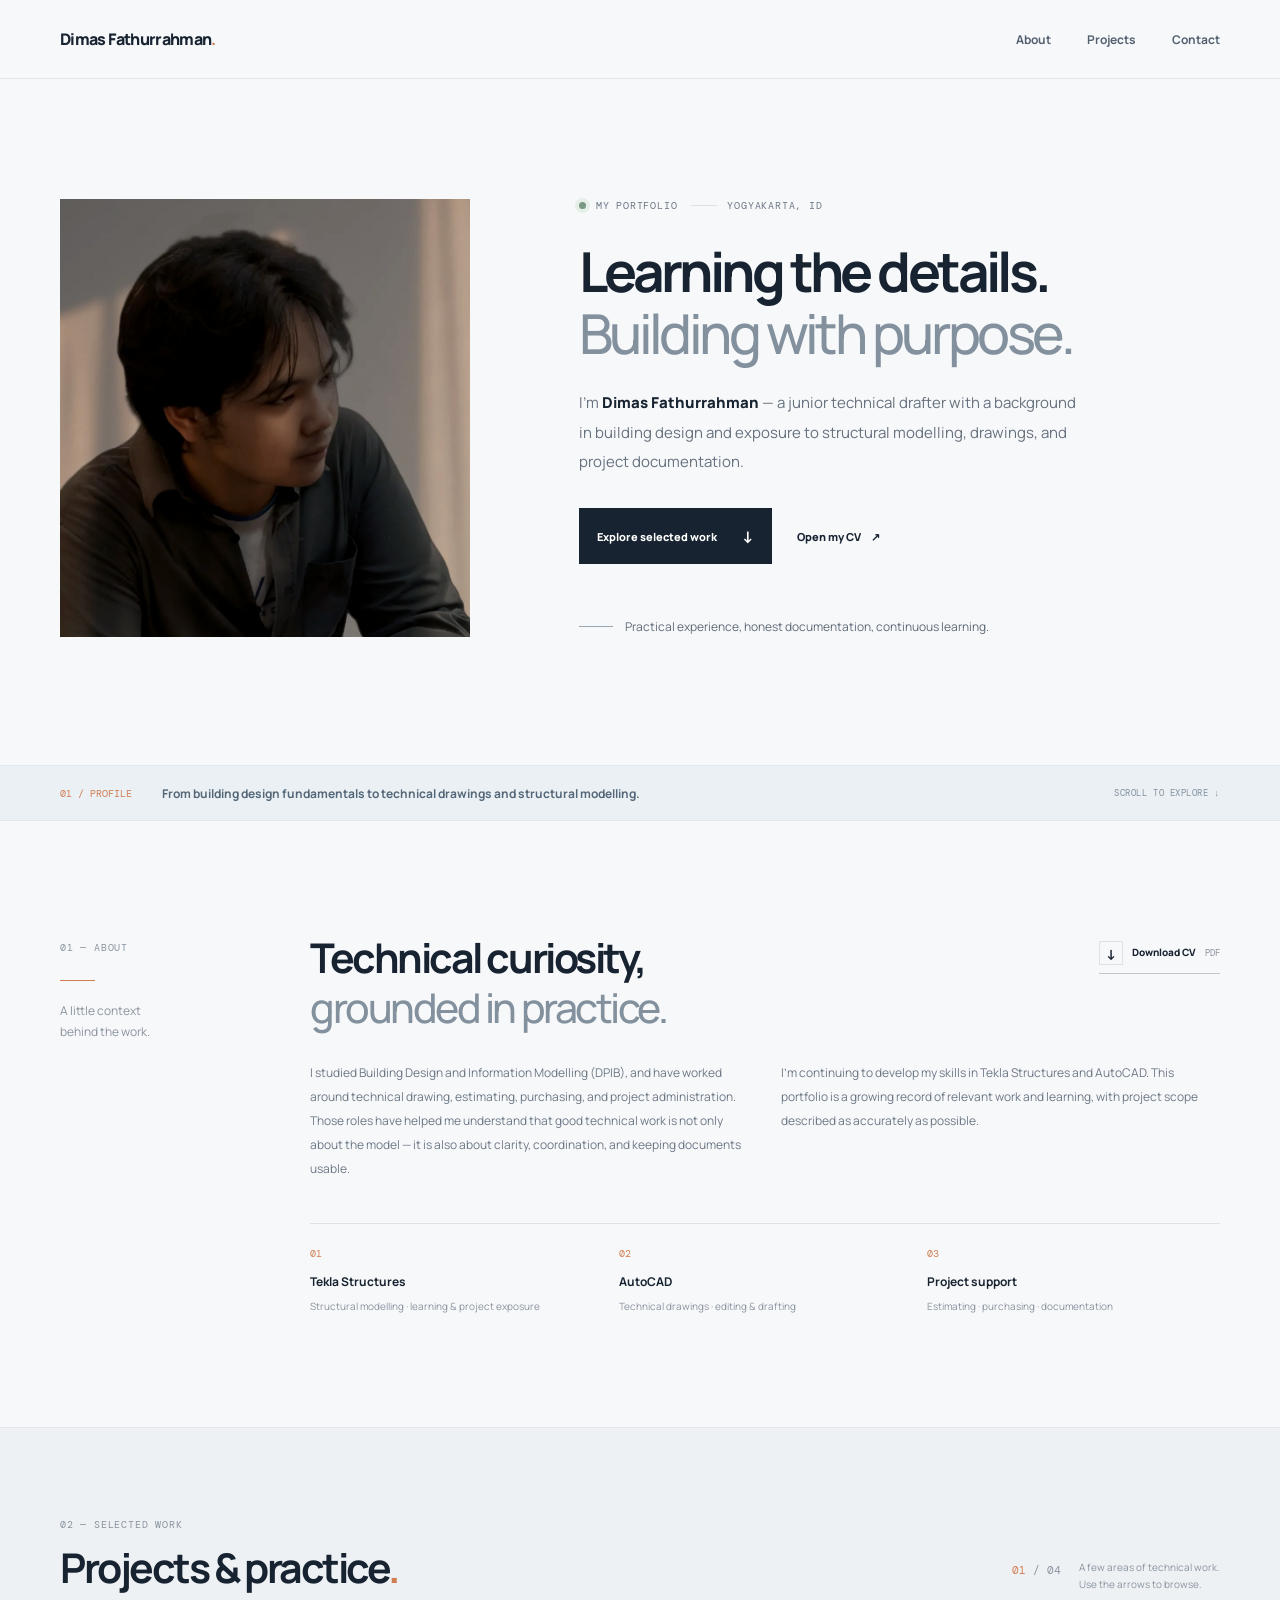
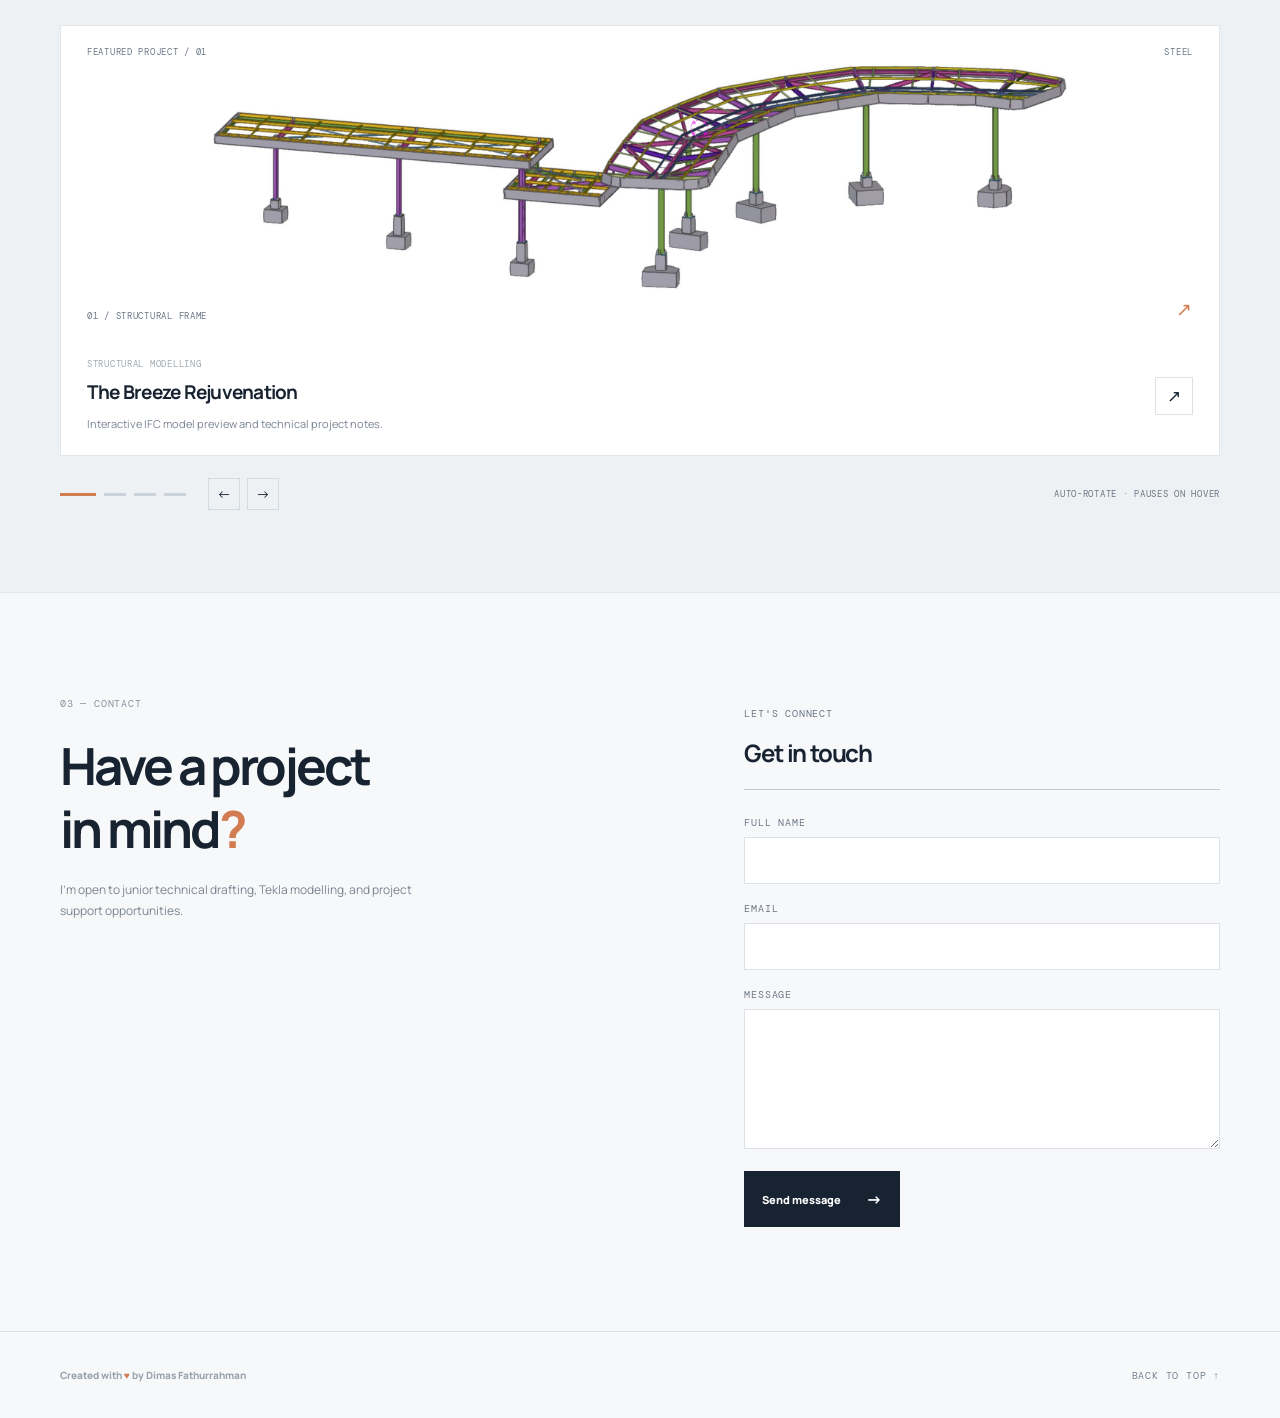
<file: index.html>
<!doctype html>
<html lang="en">
<head>
  <meta charset="utf-8"><meta name="viewport" content="width=device-width, initial-scale=1">
  <meta name="theme-color" content="#f7f8fa">
  <meta name="description" content="Portfolio of Dimas Fathurrahman — junior technical drafter with exposure to Tekla Structures, AutoCAD, detailing, and project documentation.">
  <title>Dimas Fathurrahman — Portfolio</title>
  <link rel="preconnect" href="https://fonts.googleapis.com"><link rel="preconnect" href="https://fonts.gstatic.com" crossorigin>
  <link href="https://fonts.googleapis.com/css2?family=DM+Mono:wght@400;500&family=Manrope:wght@400;500;600;700;800&display=swap" rel="stylesheet">
  <link rel="stylesheet" href="style.css">
</head>
<body>
  <header class="site-header"><nav class="nav wrap" aria-label="Main navigation">
    <a class="brand" href="#home" aria-label="Dimas Fathurrahman home"><span>Dimas Fathurrahman<span class="brand-dot">.</span></span></a>
    <button class="menu-toggle" aria-label="Toggle navigation" aria-expanded="false"><span></span><span></span></button>
    <div class="nav-links"><a href="#about">About</a><a href="#projects">Projects</a><a href="#contact">Contact</a></div>
  </nav></header>
  <main>
    <section class="hero wrap" id="home">
      <figure class="hero-photo">
        <picture><source srcset="assets/profile/profile-hero.webp" type="image/webp"><img src="assets/profile/profile-hero.jpg" alt="Portrait of Dimas Fathurrahman" width="1000" height="1000" decoding="async" fetchpriority="high"></picture>
      </figure>
      <div class="hero-copy"><p class="eyebrow"><span class="status-dot"></span> MY PORTFOLIO <span class="eyebrow-line"></span> YOGYAKARTA, ID</p>
        <h1>Learning the details.<br><span>Building with purpose.</span></h1>
        <p class="hero-lead">I'm <strong>Dimas Fathurrahman</strong> — a junior technical drafter with a background in building design and exposure to structural modelling, drawings, and project documentation.</p>
        <div class="hero-actions"><a class="button button-dark" href="#projects">Explore selected work <span>↓</span></a><a class="text-link" href="docs/Dimas-Fathurrahman-CV.pdf" target="_blank" rel="noopener">Open my CV <span>↗</span></a></div>
        <div class="hero-note"><span class="note-rule"></span><span>Practical experience, honest documentation, continuous learning.</span></div>
      </div>
    </section>
    <section class="intro-strip"><div class="wrap strip-inner"><span>01 / PROFILE</span><p>From building design fundamentals to technical drawings and structural modelling.</p><span class="strip-end">SCROLL TO EXPLORE ↓</span></div></section>
    <section class="section wrap about-section" id="about">
      <div class="section-aside"><p class="section-index">01 — ABOUT</p><span class="aside-line"></span><p class="aside-caption">A little context<br>behind the work.</p></div>
      <div class="about-content"><div class="about-heading"><h2>Technical curiosity,<br><span>grounded in practice.</span></h2><a class="download-link" href="docs/Dimas-Fathurrahman-CV.pdf" target="_blank" rel="noopener"><span class="download-icon">↓</span> Download CV <small>PDF</small></a></div>
        <div class="about-columns"><p>I studied Building Design and Information Modelling (DPIB), and have worked around technical drawing, estimating, purchasing, and project administration. Those roles have helped me understand that good technical work is not only about the model — it is also about clarity, coordination, and keeping documents usable.</p><p>I'm continuing to develop my skills in Tekla Structures and AutoCAD. This portfolio is a growing record of relevant work and learning, with project scope described as accurately as possible.</p></div>
        <div class="skills-row"><div><span class="skill-num">01</span><strong>Tekla Structures</strong><small>Structural modelling · learning & project exposure</small></div><div><span class="skill-num">02</span><strong>AutoCAD</strong><small>Technical drawings · editing & drafting</small></div><div><span class="skill-num">03</span><strong>Project support</strong><small>Estimating · purchasing · documentation</small></div></div>
      </div>
    </section>
    <section class="projects-section" id="projects"><div class="wrap projects-wrap">
      <div class="section-head"><div><p class="section-index">02 — SELECTED WORK</p><h2>Projects &amp; practice<span class="period">.</span></h2></div><div class="carousel-caption"><span class="carousel-count"><b id="slide-current">01</b> / 04</span><p>A few areas of technical work.<br>Use the arrows to browse.</p></div></div>
      <div class="project-carousel" id="project-carousel" aria-roledescription="carousel" aria-label="Project previews">
        <div class="project-track">
          <article class="project-slide is-active" data-slide="0"><a class="project-card" href="projects/the-breeze-rejuvenation.html" aria-label="View The Breeze Rejuvenation project details"><div class="project-visual has-photo visual-canopy"><div class="visual-meta"><span>FEATURED PROJECT / 01</span><span>STEEL</span></div><img class="visual-img" src="assets/projects/the-breeze-rejuvenation.jpg" alt="Tekla Structures model of the steel canopy structures for The Breeze Rejuvenation" width="2400" height="650" decoding="async"><div class="visual-footer"><span>01 / STRUCTURAL FRAME</span><span>↗</span></div></div><div class="project-card-copy"><div><p class="project-type">STRUCTURAL MODELLING</p><h3>The Breeze Rejuvenation</h3><p>Interactive IFC model preview and technical project notes.</p></div><span class="round-arrow">↗</span></div></a></article>
          <article class="project-slide" data-slide="1"><a class="project-card" href="projects/rangka-atap-boh.html" aria-label="View Rangka Atap BOH project details"><div class="project-visual has-photo visual-canopy"><div class="visual-meta"><span>PROJECT / 02</span><span>STEEL</span></div><img class="visual-img" src="assets/projects/rangka-atap-boh.jpg" alt="Tekla Structures model of the steel roof frame for Rangka Atap BOH" width="2400" height="650" loading="lazy" decoding="async"><div class="visual-footer"><span>02 / ROOF FRAME</span><span>↗</span></div></div><div class="project-card-copy"><div><p class="project-type">STRUCTURAL MODELLING</p><h3>Rangka Atap BOH</h3><p>Steel roof frame model prepared in Tekla Structures.</p></div><span class="round-arrow">↗</span></div></a></article>
          <article class="project-slide" data-slide="2"><a class="project-card" href="projects/gate-entrance-jimbaran.html" aria-label="View Gate Entrance Jimbaran project details"><div class="project-visual has-photo visual-gate"><div class="visual-meta"><span>PROJECT / 03</span><span>STEEL</span></div><img class="visual-img" src="assets/projects/gate-entrance-jimbaran.jpg" alt="Tekla Structures model of the steel gate entrance structure in Jimbaran" width="2400" height="650" loading="lazy" decoding="async"><div class="visual-footer"><span>03 / ENTRANCE GATE</span><span>↗</span></div></div><div class="project-card-copy"><div><p class="project-type">STRUCTURAL MODELLING</p><h3>Gate Entrance Jimbaran</h3><p>Interactive IFC model preview of a steel gate entrance structure.</p></div><span class="round-arrow">↗</span></div></a></article>
          <article class="project-slide" data-slide="3"><a class="project-card" href="projects/medikon-prima-lab-warehouse.html" aria-label="View Medikon Prima Lab Warehouse project details"><div class="project-visual has-photo visual-canopy"><div class="visual-meta"><span>PROJECT / 04</span><span class="tag-ongoing">ONGOING</span></div><img class="visual-img" src="assets/projects/medikon-prima-lab-warehouse.jpg" alt="Tekla Structures model of the warehouse structural steel for Medikon Prima Lab" width="2400" height="650" loading="lazy" decoding="async"><div class="visual-footer"><span>04 / WAREHOUSE FRAME</span><span>↗</span></div></div><div class="project-card-copy"><div><p class="project-type">STRUCTURAL MODELLING · IN PROGRESS</p><h3>Medikon Prima Lab Warehouse</h3><p>Structural steel model and shop drawings for a warehouse building.</p></div><span class="round-arrow">↗</span></div></a></article>
        </div>
        <div class="carousel-controls"><div class="carousel-dots" role="group" aria-label="Choose project preview"><button class="carousel-dot is-active" aria-label="Show project 1" aria-pressed="true" data-go="0"></button><button class="carousel-dot" aria-label="Show project 2" aria-pressed="false" data-go="1"></button><button class="carousel-dot" aria-label="Show project 3" aria-pressed="false" data-go="2"></button><button class="carousel-dot" aria-label="Show project 4" aria-pressed="false" data-go="3"></button></div><div class="carousel-buttons"><button class="carousel-arrow" id="carousel-prev" aria-label="Previous project">←</button><button class="carousel-arrow" id="carousel-next" aria-label="Next project">→</button></div><p class="carousel-hint">AUTO-ROTATE · PAUSES ON HOVER</p></div>
      </div>
    </div></section>
    <section class="contact-section wrap" id="contact"><div class="contact-left"><p class="section-index">03 — CONTACT</p><h2>Have a project<br>in mind<span class="period">?</span></h2><p>I'm open to junior technical drafting, Tekla modelling, and project support opportunities.</p></div><div class="contact-right"><span class="contact-label">LET'S CONNECT</span><div class="contact-email">Get in touch</div>
<form class="contact-form" id="contact-form" novalidate data-endpoint="" data-email="dimasfathurrahmann@gmail.com">
  <div class="field"><label for="cf-name">FULL NAME</label><input id="cf-name" name="name" type="text" autocomplete="name" required></div>
  <div class="field"><label for="cf-email">EMAIL</label><input id="cf-email" name="email" type="email" autocomplete="email" required></div>
  <div class="field"><label for="cf-message">MESSAGE</label><textarea id="cf-message" name="message" rows="5" required></textarea></div>
  <input class="hp-field" type="text" name="_gotcha" tabindex="-1" autocomplete="off" aria-hidden="true">
  <div class="form-actions"><button class="button button-dark" type="submit">Send message <span>→</span></button><p class="form-status" id="form-status" role="status" aria-live="polite"></p></div>
</form>
</div></section>
  </main>
  <footer class="site-footer"><div class="wrap footer-inner"><p class="footer-credit">Created with <span class="heart" aria-label="love">♥</span> by Dimas Fathurrahman</p><a href="#home" class="back-top">BACK TO TOP ↑</a></div></footer>
  <script src="script.js"></script>
</body></html>
</file>
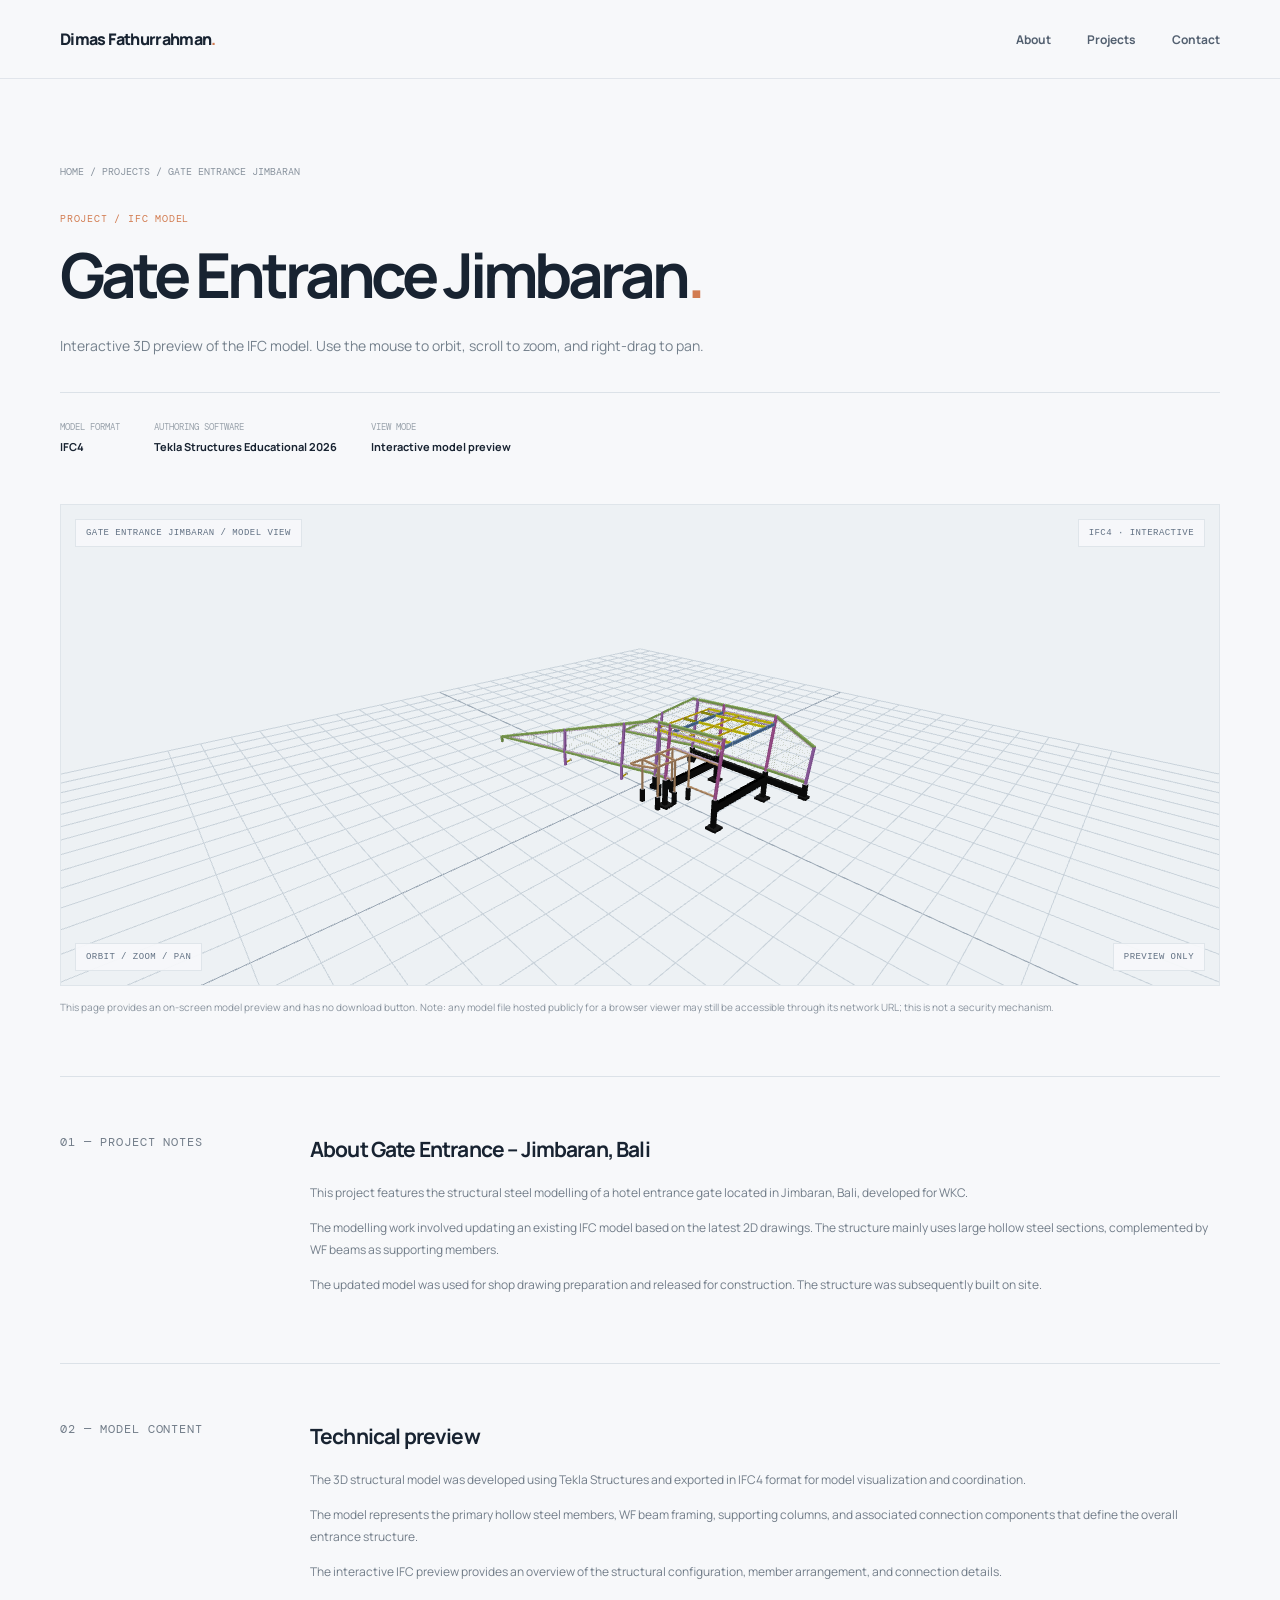
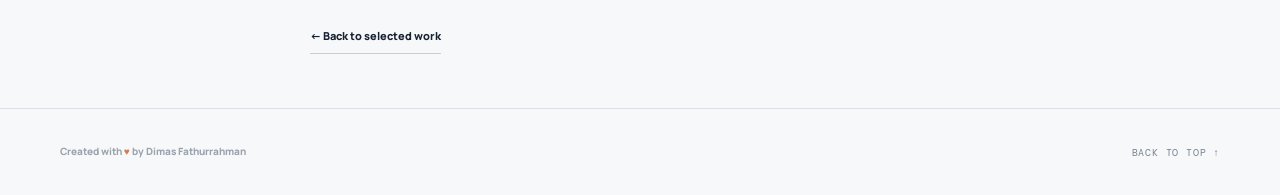
<file: projects/gate-entrance-jimbaran.html>
<!doctype html>
<html lang="en"><head><meta charset="utf-8"><meta name="viewport" content="width=device-width,initial-scale=1"><meta name="description" content="Gate Entrance Jimbaran — interactive IFC model preview."><title>Gate Entrance Jimbaran — Dimas Fathurrahman</title><link rel="preconnect" href="https://fonts.googleapis.com"><link rel="preconnect" href="https://fonts.gstatic.com" crossorigin><link href="https://fonts.googleapis.com/css2?family=DM+Mono:wght@400;500&family=Manrope:wght@400;500;600;700;800&display=swap" rel="stylesheet"><link rel="stylesheet" href="../style.css"><style>
.ifc-viewer-wrap{position:relative;background:#edf1f4;border:1px solid #dfe5ea;min-height:480px;overflow:hidden}.ifc-viewer{width:100%;height:480px;display:block}.viewer-toolbar{position:absolute;top:14px;left:14px;right:14px;z-index:3;display:flex;justify-content:space-between;gap:10px;pointer-events:none}.viewer-tag{background:rgba(247,248,250,.94);border:1px solid #dfe5ea;padding:9px 11px;font:9px 'DM Mono',monospace;color:#627184;letter-spacing:.05em}.viewer-message{position:absolute;inset:0;display:flex;align-items:center;justify-content:center;text-align:center;padding:30px;pointer-events:none}.viewer-message-inner{max-width:360px;background:rgba(247,248,250,.94);border:1px solid #dfe5ea;padding:24px}.viewer-message strong{display:block;font-size:15px;margin-bottom:8px}.viewer-message p{font-size:11px;color:#75818d;line-height:1.8;margin:0}.viewer-message.hidden{display:none}.viewer-controls{display:flex;flex-wrap:wrap;gap:8px;margin-top:12px}.viewer-controls button{border:1px solid #d4dce3;background:#f7f8fa;padding:10px 13px;font:10px 'DM Mono',monospace;cursor:pointer;color:#243140}.viewer-controls button:hover{background:#1a2533;color:#fff}.viewer-note{font-size:10px;color:#89939e;line-height:1.8;margin-top:12px}.detail-grid-breeze{display:block;padding-bottom:50px}.breeze-side-grid{display:grid;grid-template-columns:1fr 1fr;gap:38px}.breeze-side-grid h2{font-size:20px;margin:0 0 12px}.breeze-side-grid p,.breeze-side-grid li{font-size:12px;line-height:1.9;color:#727d89}.breeze-side-grid ul{padding-left:18px}.hero-mini-viewer{width:100%;height:100%;min-height:400px;border:0;display:block;background:#edf1f4}.hero-art:has(.hero-mini-viewer){padding:0;overflow:hidden}.hero-art:has(.hero-mini-viewer) .art-topline,.hero-art:has(.hero-mini-viewer) .art-bottomline{position:absolute;z-index:2;left:20px;right:20px;pointer-events:none}.hero-art:has(.hero-mini-viewer) .art-topline{top:16px}.hero-art:has(.hero-mini-viewer) .art-bottomline{bottom:16px}@media(max-width:800px){.ifc-viewer-wrap,.ifc-viewer{min-height:350px;height:350px}.breeze-side-grid{grid-template-columns:1fr;gap:18px}.hero-mini-viewer{min-height:330px}}
</style></head><body>
<header class="site-header"><nav class="nav wrap" aria-label="Main navigation"><a class="brand" href="../index.html"><span>Dimas Fathurrahman<span class="brand-dot">.</span></span></a><button class="menu-toggle" aria-label="Toggle navigation" aria-expanded="false"><span></span><span></span></button><div class="nav-links"><a href="../index.html#about">About</a><a href="../index.html#projects">Projects</a><a href="../index.html#contact">Contact</a></div></nav></header>
<main class="wrap"><section class="detail-hero"><p class="breadcrumb"><a href="../index.html">HOME</a> / <a href="../index.html#projects">PROJECTS</a> / GATE ENTRANCE JIMBARAN</p><p class="detail-kicker">PROJECT / IFC MODEL</p><h1>Gate Entrance Jimbaran<span class="period">.</span></h1><p class="lead">Interactive 3D preview of the IFC model. Use the mouse to orbit, scroll to zoom, and right-drag to pan.</p><div class="detail-meta"><div><span>MODEL FORMAT</span><strong>IFC4</strong></div><div><span>AUTHORING SOFTWARE</span><strong>Tekla Structures Educational 2026</strong></div><div><span>VIEW MODE</span><strong>Interactive model preview</strong></div></div></section>
<section class="detail-grid detail-grid-breeze"><div class="ifc-viewer-wrap"><iframe src="model-preview.html?model=gate" title="Interactive IFC model viewer" style="width:100%;height:480px;display:block;border:0" loading="eager"></iframe></div><p class="viewer-note">This page provides an on-screen model preview and has no download button. Note: any model file hosted publicly for a browser viewer may still be accessible through its network URL; this is not a security mechanism.</p></section>
<section class="detail-section"><div class="detail-section-grid"><div><p class="section-index">01 — PROJECT NOTES</p></div><div><h2>About Gate Entrance – Jimbaran, Bali</h2><p>This project features the structural steel modelling of a hotel entrance gate located in Jimbaran, Bali, developed for WKC.</p><p>The modelling work involved updating an existing IFC model based on the latest 2D drawings. The structure mainly uses large hollow steel sections, complemented by WF beams as supporting members.</p><p>The updated model was used for shop drawing preparation and released for construction. The structure was subsequently built on site.</p></div></div></section>
<section class="detail-section"><div class="detail-section-grid"><div><p class="section-index">02 — MODEL CONTENT</p></div><div><h2>Technical preview</h2><p>The 3D structural model was developed using Tekla Structures and exported in IFC4 format for model visualization and coordination.</p><p>The model represents the primary hollow steel members, WF beam framing, supporting columns, and associated connection components that define the overall entrance structure.</p><p>The interactive IFC preview provides an overview of the structural configuration, member arrangement, and connection details.</p><a class="back-projects" href="../index.html#projects">← Back to selected work</a></div></div></section>
</main>
<footer class="site-footer"><div class="wrap footer-inner"><p class="footer-credit">Created with <span class="heart" aria-label="love">♥</span> by Dimas Fathurrahman</p><a href="#" class="back-top">BACK TO TOP ↑</a></div></footer><script src="../script.js"></script>
</body></html>
</file>
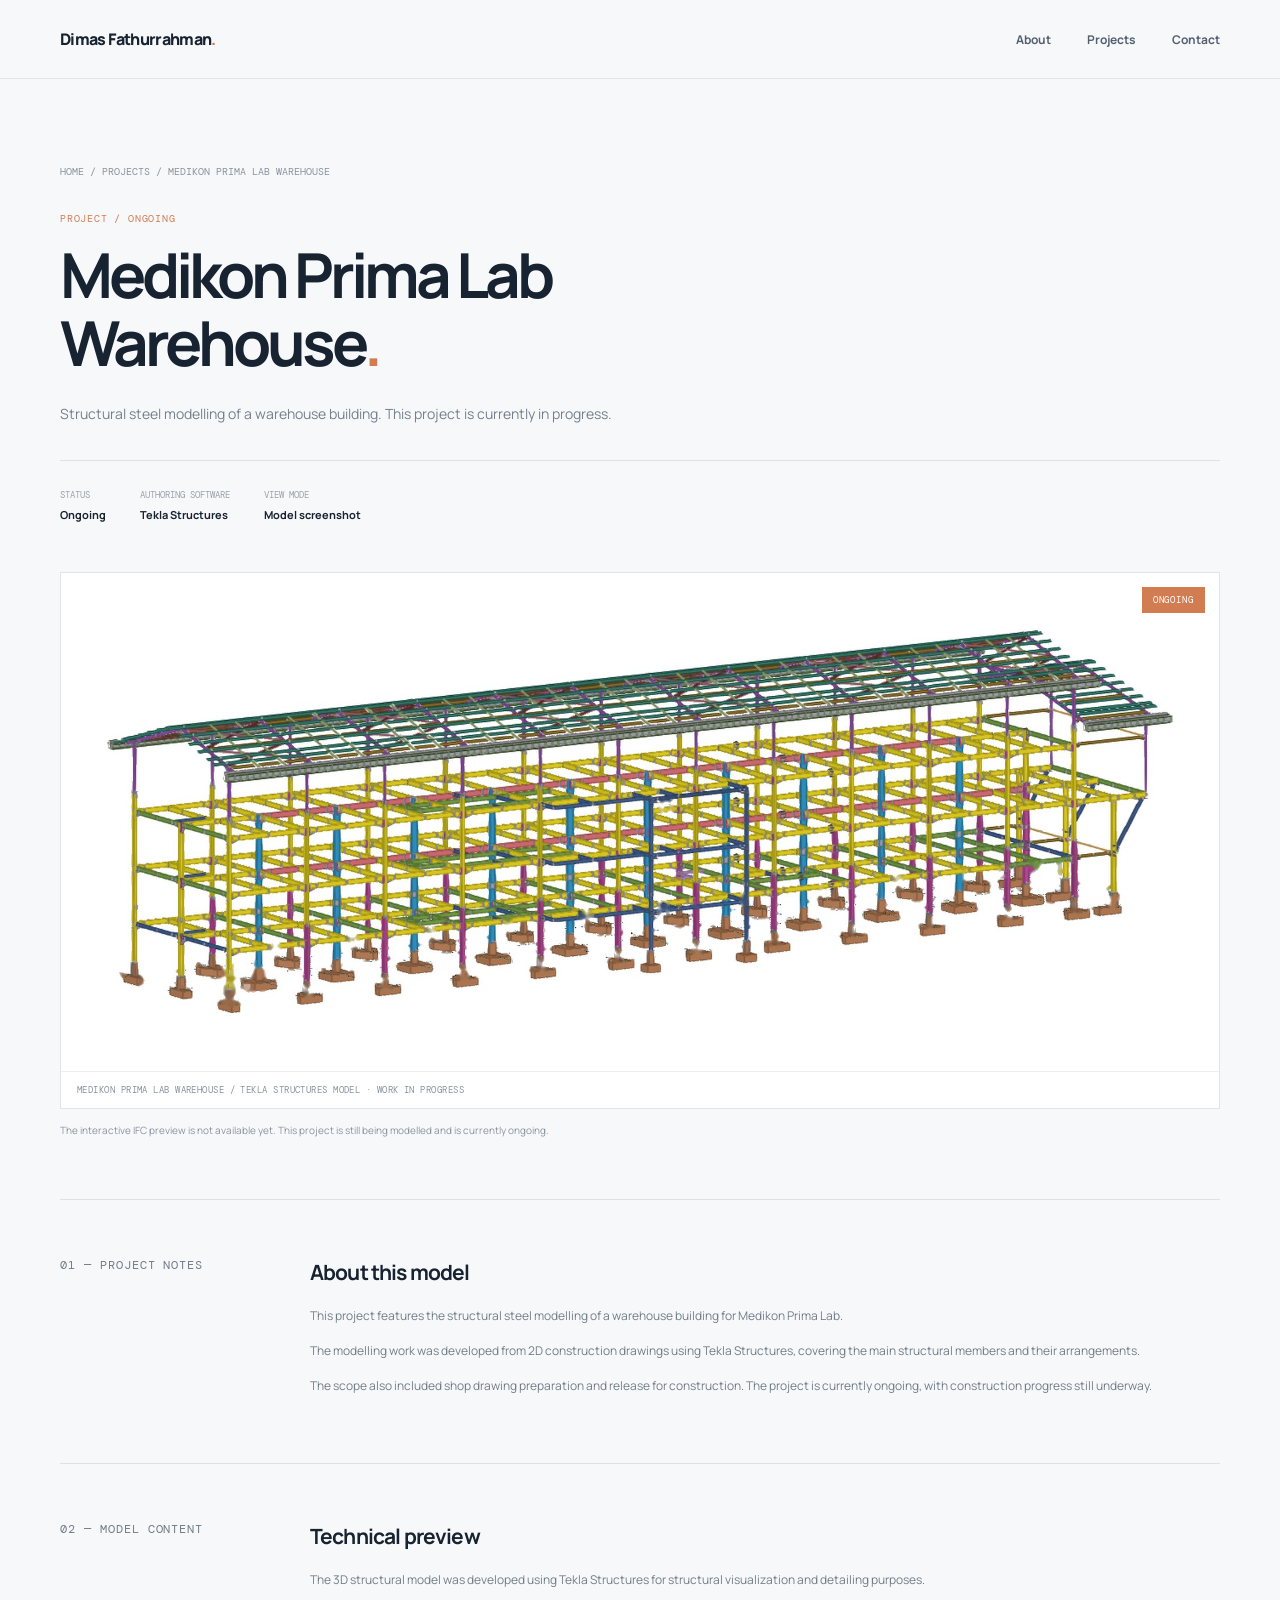
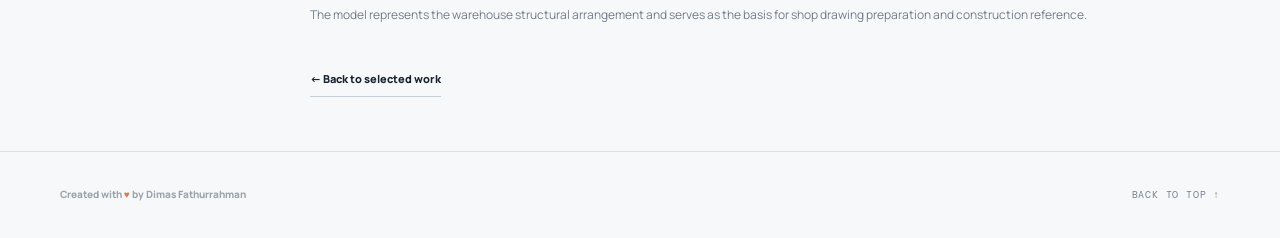
<file: projects/medikon-prima-lab-warehouse.html>
<!doctype html>
<html lang="en"><head><meta charset="utf-8"><meta name="viewport" content="width=device-width,initial-scale=1"><meta name="description" content="Medikon Prima Lab Warehouse — structural steel modelling (ongoing)."><title>Medikon Prima Lab Warehouse — Dimas Fathurrahman</title><link rel="preconnect" href="https://fonts.googleapis.com"><link rel="preconnect" href="https://fonts.gstatic.com" crossorigin><link href="https://fonts.googleapis.com/css2?family=DM+Mono:wght@400;500&family=Manrope:wght@400;500;600;700;800&display=swap" rel="stylesheet"><link rel="stylesheet" href="../style.css"><style>
.ifc-viewer-wrap{position:relative;background:#edf1f4;border:1px solid #dfe5ea;min-height:480px;overflow:hidden}.ifc-viewer{width:100%;height:480px;display:block}.viewer-toolbar{position:absolute;top:14px;left:14px;right:14px;z-index:3;display:flex;justify-content:space-between;gap:10px;pointer-events:none}.viewer-tag{background:rgba(247,248,250,.94);border:1px solid #dfe5ea;padding:9px 11px;font:9px 'DM Mono',monospace;color:#627184;letter-spacing:.05em}.viewer-message{position:absolute;inset:0;display:flex;align-items:center;justify-content:center;text-align:center;padding:30px;pointer-events:none}.viewer-message-inner{max-width:360px;background:rgba(247,248,250,.94);border:1px solid #dfe5ea;padding:24px}.viewer-message strong{display:block;font-size:15px;margin-bottom:8px}.viewer-message p{font-size:11px;color:#75818d;line-height:1.8;margin:0}.viewer-message.hidden{display:none}.viewer-controls{display:flex;flex-wrap:wrap;gap:8px;margin-top:12px}.viewer-controls button{border:1px solid #d4dce3;background:#f7f8fa;padding:10px 13px;font:10px 'DM Mono',monospace;cursor:pointer;color:#243140}.viewer-controls button:hover{background:#1a2533;color:#fff}.viewer-note{font-size:10px;color:#89939e;line-height:1.8;margin-top:12px}.detail-grid-breeze{display:block;padding-bottom:50px}.breeze-side-grid{display:grid;grid-template-columns:1fr 1fr;gap:38px}.breeze-side-grid h2{font-size:20px;margin:0 0 12px}.breeze-side-grid p,.breeze-side-grid li{font-size:12px;line-height:1.9;color:#727d89}.breeze-side-grid ul{padding-left:18px}.hero-mini-viewer{width:100%;height:100%;min-height:400px;border:0;display:block;background:#edf1f4}.hero-art:has(.hero-mini-viewer){padding:0;overflow:hidden}.hero-art:has(.hero-mini-viewer) .art-topline,.hero-art:has(.hero-mini-viewer) .art-bottomline{position:absolute;z-index:2;left:20px;right:20px;pointer-events:none}.hero-art:has(.hero-mini-viewer) .art-topline{top:16px}.hero-art:has(.hero-mini-viewer) .art-bottomline{bottom:16px}@media(max-width:800px){.ifc-viewer-wrap,.ifc-viewer{min-height:350px;height:350px}.breeze-side-grid{grid-template-columns:1fr;gap:18px}.hero-mini-viewer{min-height:330px}}
.detail-figure{position:relative;margin:0;background:#fff;border:1px solid #dfe5ea}.detail-figure img{display:block;width:100%;height:auto}.detail-figure figcaption{font:9px 'DM Mono',monospace;letter-spacing:.05em;color:#89939e;padding:12px 16px;border-top:1px solid #edf0f3}
.status-badge{position:absolute;top:14px;right:14px;z-index:2;background:#d27c51;color:#fff;font:9px 'DM Mono',monospace;letter-spacing:.1em;padding:7px 11px}</style></head><body>
<header class="site-header"><nav class="nav wrap" aria-label="Main navigation"><a class="brand" href="../index.html"><span>Dimas Fathurrahman<span class="brand-dot">.</span></span></a><button class="menu-toggle" aria-label="Toggle navigation" aria-expanded="false"><span></span><span></span></button><div class="nav-links"><a href="../index.html#about">About</a><a href="../index.html#projects">Projects</a><a href="../index.html#contact">Contact</a></div></nav></header>
<main class="wrap"><section class="detail-hero"><p class="breadcrumb"><a href="../index.html">HOME</a> / <a href="../index.html#projects">PROJECTS</a> / MEDIKON PRIMA LAB WAREHOUSE</p><p class="detail-kicker">PROJECT / ONGOING</p><h1>Medikon Prima Lab Warehouse<span class="period">.</span></h1><p class="lead">Structural steel modelling of a warehouse building. This project is currently in progress.</p><div class="detail-meta"><div><span>STATUS</span><strong>Ongoing</strong></div><div><span>AUTHORING SOFTWARE</span><strong>Tekla Structures</strong></div><div><span>VIEW MODE</span><strong>Model screenshot</strong></div></div></section>
<section class="detail-grid detail-grid-breeze"><figure class="detail-figure"><span class="status-badge">ONGOING</span><img src="../assets/projects/medikon-prima-lab-warehouse-large.jpg" alt="Tekla Structures model of the warehouse structural steel for Medikon Prima Lab" width="2000" height="860"><figcaption>MEDIKON PRIMA LAB WAREHOUSE / TEKLA STRUCTURES MODEL · WORK IN PROGRESS</figcaption></figure><p class="viewer-note">The interactive IFC preview is not available yet. This project is still being modelled and is currently ongoing.</p></section>
<section class="detail-section"><div class="detail-section-grid"><div><p class="section-index">01 — PROJECT NOTES</p></div><div><h2>About this model</h2><p>This project features the structural steel modelling of a warehouse building for Medikon Prima Lab.</p><p>The modelling work was developed from 2D construction drawings using Tekla Structures, covering the main structural members and their arrangements.</p><p>The scope also included shop drawing preparation and release for construction. The project is currently ongoing, with construction progress still underway.</p></div></div></section>
<section class="detail-section"><div class="detail-section-grid"><div><p class="section-index">02 — MODEL CONTENT</p></div><div><h2>Technical preview</h2><p>The 3D structural model was developed using Tekla Structures for structural visualization and detailing purposes.</p><p>The model represents the warehouse structural arrangement and serves as the basis for shop drawing preparation and construction reference.</p><a class="back-projects" href="../index.html#projects">← Back to selected work</a></div></div></section>
</main>
<footer class="site-footer"><div class="wrap footer-inner"><p class="footer-credit">Created with <span class="heart" aria-label="love">♥</span> by Dimas Fathurrahman</p><a href="#" class="back-top">BACK TO TOP ↑</a></div></footer><script src="../script.js"></script>
</body></html>
</file>
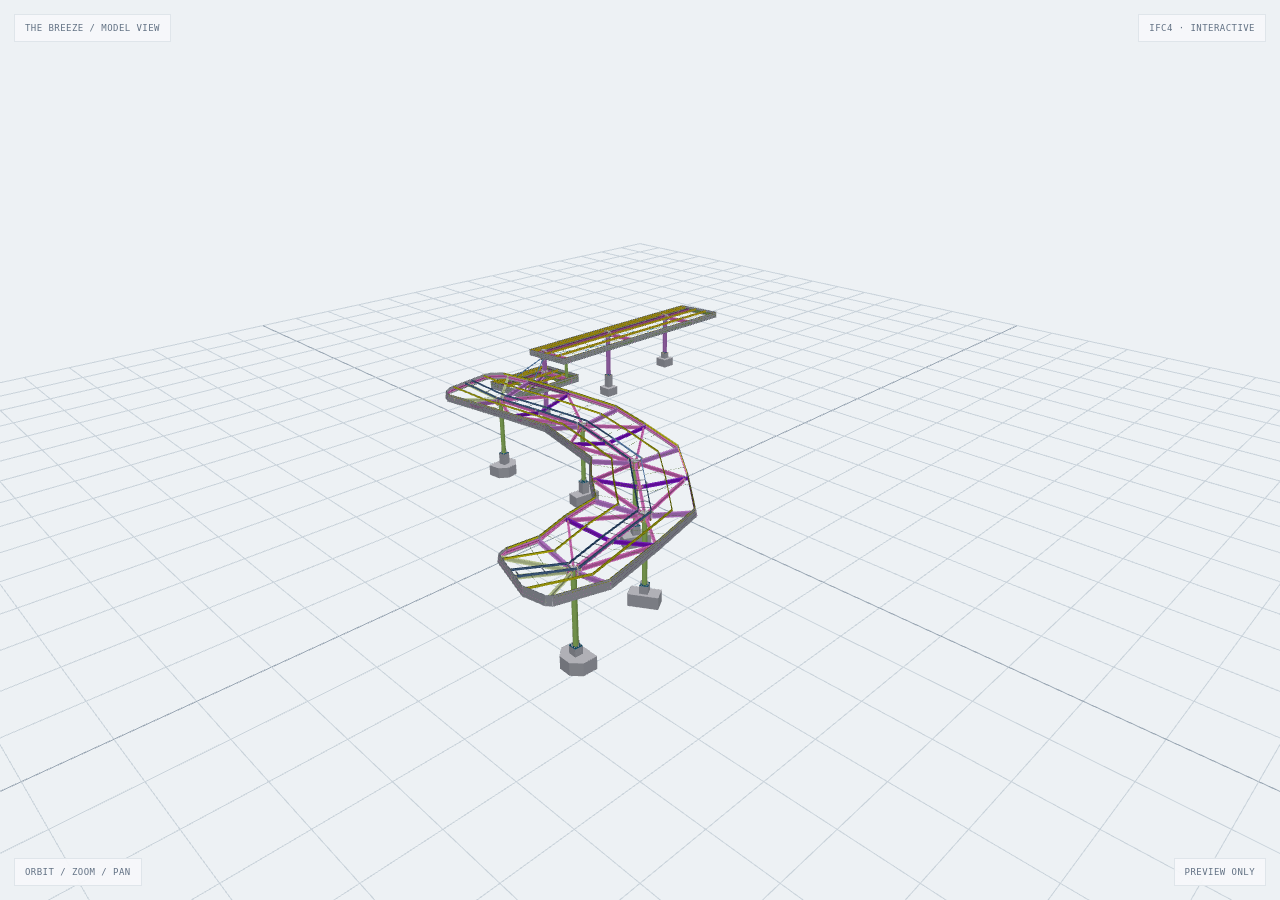
<file: projects/model-preview.html>
<!doctype html>
<html lang="en">
<head>
<meta charset="utf-8">
<meta name="viewport" content="width=device-width,initial-scale=1">
<title>IFC Model Preview</title>
<style>
*{box-sizing:border-box}
html,body{margin:0;width:100%;height:100%;overflow:hidden;background:#edf1f4}
#viewer{position:absolute;inset:0}
#viewer canvas{display:block;width:100%;height:100%;outline:none}
.top,.bottom{position:absolute;z-index:3;left:14px;right:14px;display:flex;justify-content:space-between;pointer-events:none;font:9px monospace;letter-spacing:.05em;color:#627184}
.top{top:14px}.bottom{bottom:14px}
.tag{background:#f7f8faed;border:1px solid #dfe5ea;padding:8px 10px}
.message{position:absolute;z-index:4;inset:0;display:grid;place-items:center;padding:20px;text-align:center;pointer-events:none}
.message div{max-width:330px;background:#f7f8faed;border:1px solid #dfe5ea;padding:20px}
.message strong{display:block;font:600 14px Arial,sans-serif;color:#1a2533;margin-bottom:8px}
.message p{font:11px/1.7 Arial,sans-serif;color:#75818d;margin:0}
.message.hidden{display:none}
</style>
<!-- three.js dan web-ifc di-host sendiri di /vendor (tanpa CDN) -->
<script type="importmap">
{ "imports": { "three": "../vendor/three.module.min.js" } }
</script>
</head>
<body>
<div id="viewer"></div>
<div class="top"><span class="tag" id="modelTitle">THE BREEZE / MODEL VIEW</span><span class="tag">IFC4 · INTERACTIVE</span></div>
<div class="bottom"><span class="tag">ORBIT / ZOOM / PAN</span><span class="tag">PREVIEW ONLY</span></div>
<div class="message" id="message"><div><strong id="msgTitle">Loading IFC model…</strong><p id="msgText">The model is being prepared in your browser. The first load may take a few seconds.</p></div></div>

<script type="module">
import * as THREE from 'three';
import { OrbitControls } from '../vendor/OrbitControls.js';
import * as WebIFC from '../vendor/web-ifc-api.js';

const msg = document.getElementById('message');
const setMsg = (t, p) => {
  document.getElementById('msgTitle').textContent = t;
  document.getElementById('msgText').textContent = p;
  msg.classList.remove('hidden');
};

// ---------- Daftar model ----------
// Pakai: model-preview.html?model=gate / ?model=boh   (default: breeze)
// up: sumbu yang dipakai sebagai "atas" ('y' atau 'z'); bisa ditimpa dengan ?up=z
const MODELS = {
  breeze: { file: '../models/the-breeze-rejuvenation.ifc', up: 'y', title: 'THE BREEZE / MODEL VIEW' },
  gate:   { file: '../models/gate-entrance-jimbaran.ifc',  up: 'y', title: 'GATE ENTRANCE JIMBARAN / MODEL VIEW' },
  boh:    { file: '../models/rangka-atap-boh.ifc',          up: 'y', title: 'RANGKA ATAP BOH / MODEL VIEW', dropStray: true }
};
const params = new URLSearchParams(location.search);
const CONFIG = MODELS[params.get('model')] || MODELS.breeze;
document.getElementById('modelTitle').textContent = CONFIG.title;

try {
  // ---------- Scene ----------
  const container = document.getElementById('viewer');
  const scene = new THREE.Scene();
  scene.background = new THREE.Color(0xedf1f4);

  const camera = new THREE.PerspectiveCamera(50, 1, 0.1, 100000);
  const renderer = new THREE.WebGLRenderer({ antialias: true });
  renderer.setPixelRatio(Math.min(window.devicePixelRatio, 2));
  container.appendChild(renderer.domElement);

  scene.add(new THREE.HemisphereLight(0xffffff, 0x8899aa, 1.1));
  const sun = new THREE.DirectionalLight(0xffffff, 1.3);
  sun.position.set(1, 2, 1.5);
  scene.add(sun);
  const fill = new THREE.DirectionalLight(0xffffff, 0.5);
  fill.position.set(-1.5, 1, -1);
  scene.add(fill);

  const controls = new OrbitControls(camera, renderer.domElement);
  controls.enableDamping = true;

  const resize = () => {
    const w = container.clientWidth, h = container.clientHeight;
    renderer.setSize(w, h, false);
    camera.aspect = w / h;
    camera.updateProjectionMatrix();
  };
  window.addEventListener('resize', resize);
  resize();

  // ---------- web-ifc ----------
  const ifcApi = new WebIFC.IfcAPI();
  // Path absolut ke folder yang berisi web-ifc.wasm
  ifcApi.SetWasmPath(new URL('../vendor/', import.meta.url).href, true);
  await ifcApi.Init();

  setMsg('Downloading model…', 'Fetching the IFC file.');
  const modelUrl = new URL(CONFIG.file, import.meta.url).href;
  const res = await fetch(modelUrl);
  if (!res.ok) throw new Error('IFC file not found (HTTP ' + res.status + ') at ' + modelUrl);
  const data = new Uint8Array(await res.arrayBuffer());

  setMsg('Processing geometry…', 'Reading the IFC model in your browser.');
  await new Promise(r => setTimeout(r, 30)); // beri kesempatan UI menampilkan pesan

  const modelID = ifcApi.OpenModel(data);

  // Kumpulkan semua geometri dulu (supaya objek "nyasar" jauh dari struktur utama bisa disaring)
  const records = []; // {c, verts, index, m, center}
  const m4 = new THREE.Matrix4();
  const normalMat = new THREE.Matrix3();
  const v = new THREE.Vector3();

  ifcApi.StreamAllMeshes(modelID, (mesh) => {
    const placed = mesh.geometries;
    for (let i = 0; i < placed.size(); i++) {
      const pg = placed.get(i);
      const geom = ifcApi.GetGeometry(modelID, pg.geometryExpressID);
      const verts = ifcApi.GetVertexArray(geom.GetVertexData(), geom.GetVertexDataSize()).slice();
      const index = ifcApi.GetIndexArray(geom.GetIndexData(), geom.GetIndexDataSize()).slice();
      const c = pg.color;
      m4.fromArray(pg.flatTransformation);
      const bb = new THREE.Box3();
      for (let j = 0; j < verts.length; j += 6) bb.expandByPoint(v.set(verts[j], verts[j + 1], verts[j + 2]).applyMatrix4(m4));
      records.push({ c: { x: c.x, y: c.y, z: c.z, w: c.w }, verts, index, m: m4.toArray(), center: bb.getCenter(new THREE.Vector3()) });
      geom.delete();
    }
  });
  ifcApi.CloseModel(modelID);

  // Saring objek yang letaknya jauh dari struktur utama (hanya untuk model dengan dropStray)
  let kept = records;
  if (CONFIG.dropStray && records.length > 20) {
    const lo = [0, 0, 0], hi = [0, 0, 0];
    ['x', 'y', 'z'].forEach((ax, k) => {
      const arr = records.map(r => r.center[ax]).sort((p, q) => p - q);
      const p10 = arr[Math.floor(arr.length * 0.10)], p90 = arr[Math.floor(arr.length * 0.90)];
      const span = Math.max(p90 - p10, 1e-6);
      lo[k] = p10 - span * 0.6; hi[k] = p90 + span * 0.6;
    });
    kept = records.filter(r => ['x', 'y', 'z'].every((ax, k) => r.center[ax] >= lo[k] && r.center[ax] <= hi[k]));
    console.log('[viewer] stray objects hidden:', records.length - kept.length, 'of', records.length);
  }

  // Gabungkan mesh berdasarkan warna -> draw call sedikit, render ringan
  const buckets = new Map(); // key -> {c, pos[], nor[], idx[], count}
  for (const r of kept) {
    const c = r.c;
    const key = [c.x, c.y, c.z, c.w].map(n => n.toFixed(3)).join('_');
    let bk = buckets.get(key);
    if (!bk) { bk = { c, pos: [], nor: [], idx: [], count: 0 }; buckets.set(key, bk); }
    m4.fromArray(r.m);
    normalMat.getNormalMatrix(m4);
    const base = bk.count;
    for (let j = 0; j < r.verts.length; j += 6) {
      v.set(r.verts[j], r.verts[j + 1], r.verts[j + 2]).applyMatrix4(m4);
      bk.pos.push(v.x, v.y, v.z);
      v.set(r.verts[j + 3], r.verts[j + 4], r.verts[j + 5]).applyMatrix3(normalMat).normalize();
      bk.nor.push(v.x, v.y, v.z);
    }
    for (let j = 0; j < r.index.length; j++) bk.idx.push(r.index[j] + base);
    bk.count += r.verts.length / 6;
  }

  const group = new THREE.Group();
  for (const b of buckets.values()) {
    const g = new THREE.BufferGeometry();
    g.setAttribute('position', new THREE.Float32BufferAttribute(b.pos, 3));
    g.setAttribute('normal', new THREE.Float32BufferAttribute(b.nor, 3));
    g.setIndex(b.idx);
    const mat = new THREE.MeshStandardMaterial({
      color: new THREE.Color(b.c.x, b.c.y, b.c.z),
      opacity: b.c.w, transparent: b.c.w < 1,
      side: THREE.DoubleSide, roughness: 0.75, metalness: 0.1
    });
    group.add(new THREE.Mesh(g, mat));
  }
  if (!group.children.length) throw new Error('No geometry found in the IFC file.');

  // Orientasi: default per model (lihat MODELS). Coba ?up=z kalau model tampil berdiri/terbalik.
  const ORIENTATION = params.get('up') || CONFIG.up;
  group.rotation.x = ORIENTATION === 'y' ? 0 : -Math.PI / 2;
  scene.add(group);

  // ---------- Frame model ----------
  const box = new THREE.Box3().setFromObject(group);
  const center = box.getCenter(new THREE.Vector3());
  const size = box.getSize(new THREE.Vector3());
  group.position.sub(center);                 // pusatkan model di origin
  group.position.y += size.y / 2;             // dasar model di y=0

  const radius = Math.max(size.x, size.y, size.z);
  const grid = new THREE.GridHelper(radius * 3, 30, 0x9aa7b4, 0xc9d2da);
  scene.add(grid);

  camera.near = radius / 1000;
  camera.far = radius * 50;
  camera.position.set(radius * 1.1, radius * 0.8, radius * 1.1);
  camera.updateProjectionMatrix();
  controls.target.set(0, size.y / 2, 0);
  controls.update();

  msg.classList.add('hidden');

  renderer.setAnimationLoop(() => { controls.update(); renderer.render(scene, camera); });
} catch (error) {
  console.error('IFC viewer failed:', error);
  setMsg('Could not load model', 'Viewer error: ' + (error && error.message ? error.message : String(error)));
}
</script>
</body>
</html>
</file>
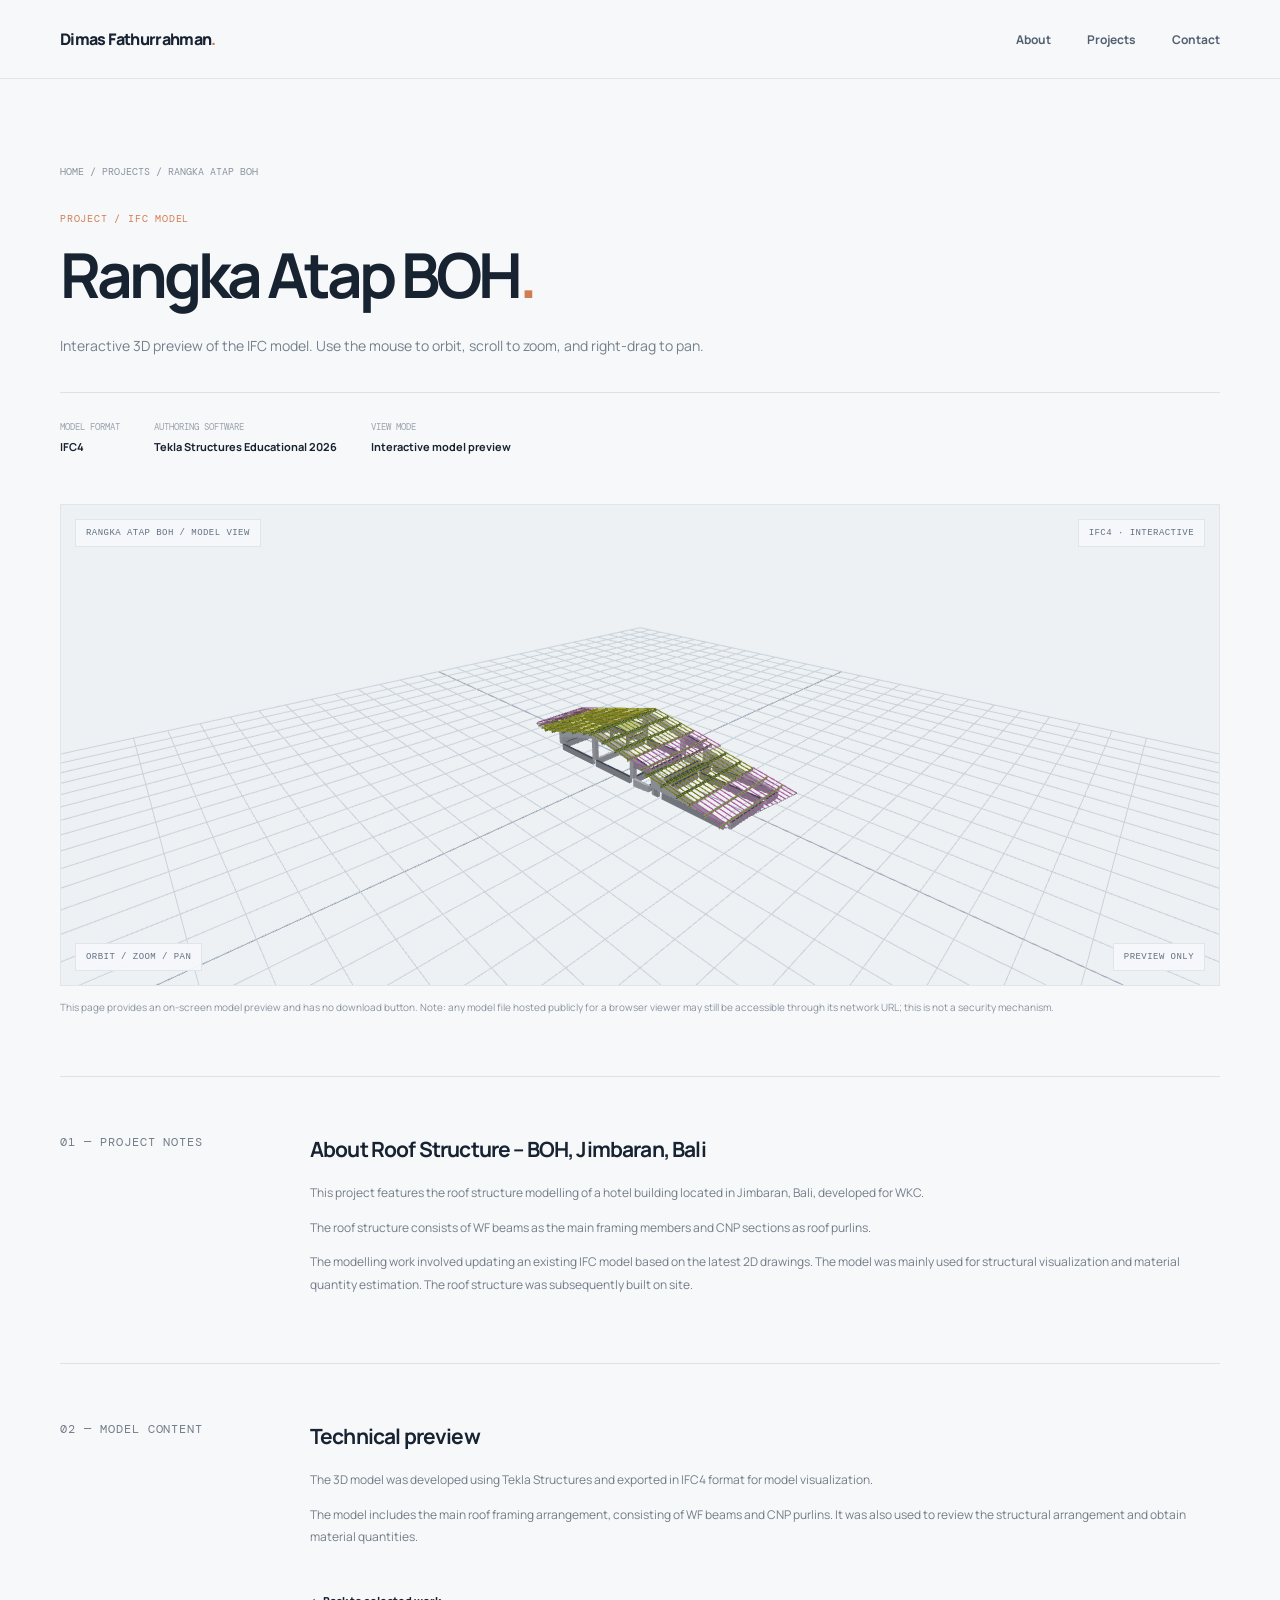
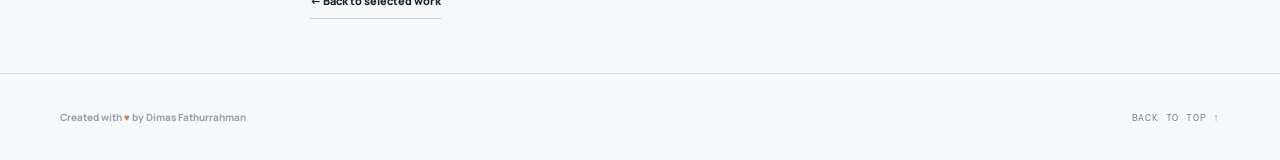
<file: projects/rangka-atap-boh.html>
<!doctype html>
<html lang="en"><head><meta charset="utf-8"><meta name="viewport" content="width=device-width,initial-scale=1"><meta name="description" content="Rangka Atap BOH — interactive IFC model preview."><title>Rangka Atap BOH — Dimas Fathurrahman</title><link rel="preconnect" href="https://fonts.googleapis.com"><link rel="preconnect" href="https://fonts.gstatic.com" crossorigin><link href="https://fonts.googleapis.com/css2?family=DM+Mono:wght@400;500&family=Manrope:wght@400;500;600;700;800&display=swap" rel="stylesheet"><link rel="stylesheet" href="../style.css"><style>
.ifc-viewer-wrap{position:relative;background:#edf1f4;border:1px solid #dfe5ea;min-height:480px;overflow:hidden}.ifc-viewer{width:100%;height:480px;display:block}.viewer-toolbar{position:absolute;top:14px;left:14px;right:14px;z-index:3;display:flex;justify-content:space-between;gap:10px;pointer-events:none}.viewer-tag{background:rgba(247,248,250,.94);border:1px solid #dfe5ea;padding:9px 11px;font:9px 'DM Mono',monospace;color:#627184;letter-spacing:.05em}.viewer-message{position:absolute;inset:0;display:flex;align-items:center;justify-content:center;text-align:center;padding:30px;pointer-events:none}.viewer-message-inner{max-width:360px;background:rgba(247,248,250,.94);border:1px solid #dfe5ea;padding:24px}.viewer-message strong{display:block;font-size:15px;margin-bottom:8px}.viewer-message p{font-size:11px;color:#75818d;line-height:1.8;margin:0}.viewer-message.hidden{display:none}.viewer-controls{display:flex;flex-wrap:wrap;gap:8px;margin-top:12px}.viewer-controls button{border:1px solid #d4dce3;background:#f7f8fa;padding:10px 13px;font:10px 'DM Mono',monospace;cursor:pointer;color:#243140}.viewer-controls button:hover{background:#1a2533;color:#fff}.viewer-note{font-size:10px;color:#89939e;line-height:1.8;margin-top:12px}.detail-grid-breeze{display:block;padding-bottom:50px}.breeze-side-grid{display:grid;grid-template-columns:1fr 1fr;gap:38px}.breeze-side-grid h2{font-size:20px;margin:0 0 12px}.breeze-side-grid p,.breeze-side-grid li{font-size:12px;line-height:1.9;color:#727d89}.breeze-side-grid ul{padding-left:18px}.hero-mini-viewer{width:100%;height:100%;min-height:400px;border:0;display:block;background:#edf1f4}.hero-art:has(.hero-mini-viewer){padding:0;overflow:hidden}.hero-art:has(.hero-mini-viewer) .art-topline,.hero-art:has(.hero-mini-viewer) .art-bottomline{position:absolute;z-index:2;left:20px;right:20px;pointer-events:none}.hero-art:has(.hero-mini-viewer) .art-topline{top:16px}.hero-art:has(.hero-mini-viewer) .art-bottomline{bottom:16px}@media(max-width:800px){.ifc-viewer-wrap,.ifc-viewer{min-height:350px;height:350px}.breeze-side-grid{grid-template-columns:1fr;gap:18px}.hero-mini-viewer{min-height:330px}}
.detail-figure{margin:0;background:#fff;border:1px solid #dfe5ea}.detail-figure img{display:block;width:100%;height:auto}.detail-figure figcaption{font:9px 'DM Mono',monospace;letter-spacing:.05em;color:#89939e;padding:12px 16px;border-top:1px solid #edf0f3}
</style></head><body>
<header class="site-header"><nav class="nav wrap" aria-label="Main navigation"><a class="brand" href="../index.html"><span>Dimas Fathurrahman<span class="brand-dot">.</span></span></a><button class="menu-toggle" aria-label="Toggle navigation" aria-expanded="false"><span></span><span></span></button><div class="nav-links"><a href="../index.html#about">About</a><a href="../index.html#projects">Projects</a><a href="../index.html#contact">Contact</a></div></nav></header>
<main class="wrap"><section class="detail-hero"><p class="breadcrumb"><a href="../index.html">HOME</a> / <a href="../index.html#projects">PROJECTS</a> / RANGKA ATAP BOH</p><p class="detail-kicker">PROJECT / IFC MODEL</p><h1>Rangka Atap BOH<span class="period">.</span></h1><p class="lead">Interactive 3D preview of the IFC model. Use the mouse to orbit, scroll to zoom, and right-drag to pan.</p><div class="detail-meta"><div><span>MODEL FORMAT</span><strong>IFC4</strong></div><div><span>AUTHORING SOFTWARE</span><strong>Tekla Structures Educational 2026</strong></div><div><span>VIEW MODE</span><strong>Interactive model preview</strong></div></div></section>
<section class="detail-grid detail-grid-breeze"><div class="ifc-viewer-wrap"><iframe src="model-preview.html?model=boh" title="Interactive IFC model viewer" style="width:100%;height:480px;display:block;border:0" loading="eager"></iframe></div><p class="viewer-note">This page provides an on-screen model preview and has no download button. Note: any model file hosted publicly for a browser viewer may still be accessible through its network URL; this is not a security mechanism.</p></section>

<section class="detail-section"><div class="detail-section-grid"><div><p class="section-index">01 — PROJECT NOTES</p></div><div><h2>About Roof Structure – BOH, Jimbaran, Bali</h2><p>This project features the roof structure modelling of a hotel building located in Jimbaran, Bali, developed for WKC.</p><p>The roof structure consists of WF beams as the main framing members and CNP sections as roof purlins.</p><p>The modelling work involved updating an existing IFC model based on the latest 2D drawings. The model was mainly used for structural visualization and material quantity estimation. The roof structure was subsequently built on site.</p></div></div></section>
<section class="detail-section"><div class="detail-section-grid"><div><p class="section-index">02 — MODEL CONTENT</p></div><div><h2>Technical preview</h2><p>The 3D model was developed using Tekla Structures and exported in IFC4 format for model visualization.</p><p>The model includes the main roof framing arrangement, consisting of WF beams and CNP purlins. It was also used to review the structural arrangement and obtain material quantities.</p><a class="back-projects" href="../index.html#projects">← Back to selected work</a></div></div></section>
</main>
<footer class="site-footer"><div class="wrap footer-inner"><p class="footer-credit">Created with <span class="heart" aria-label="love">♥</span> by Dimas Fathurrahman</p><a href="#" class="back-top">BACK TO TOP ↑</a></div></footer><script src="../script.js"></script>
</body></html>
</file>
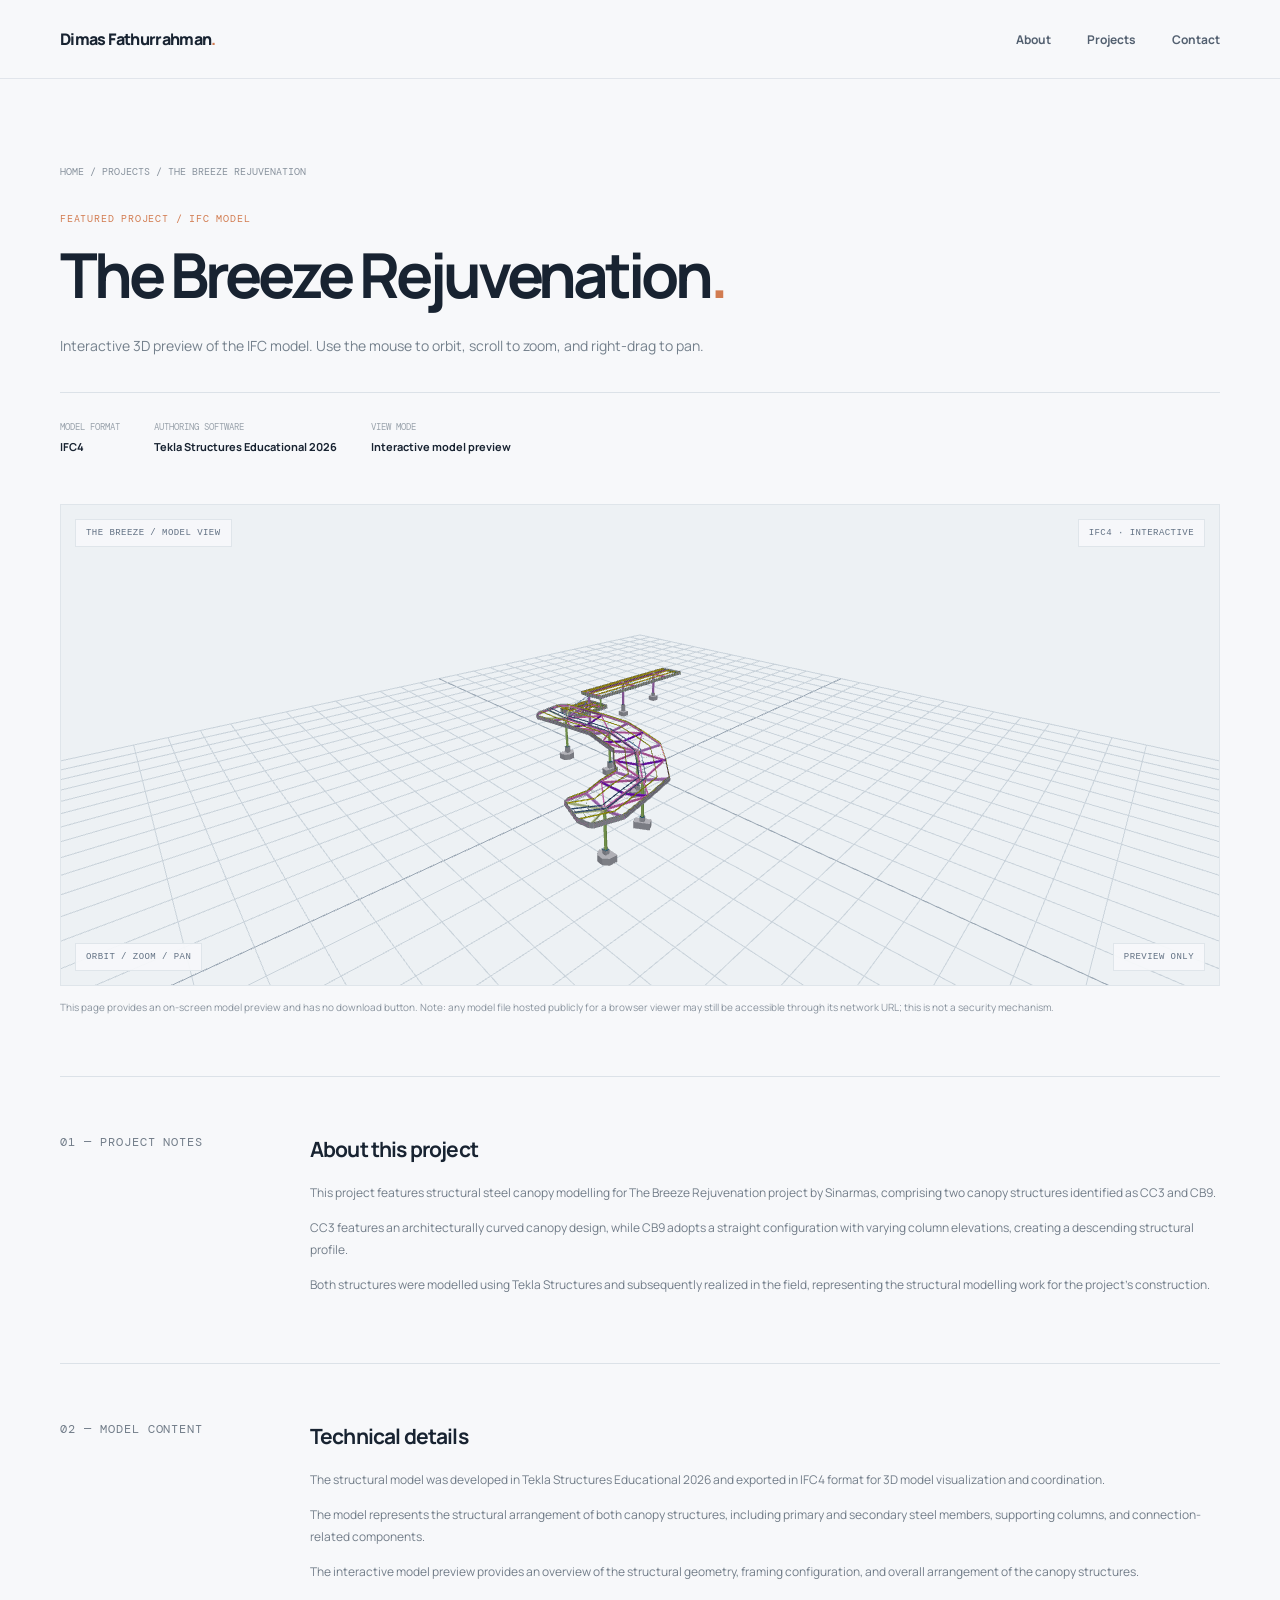
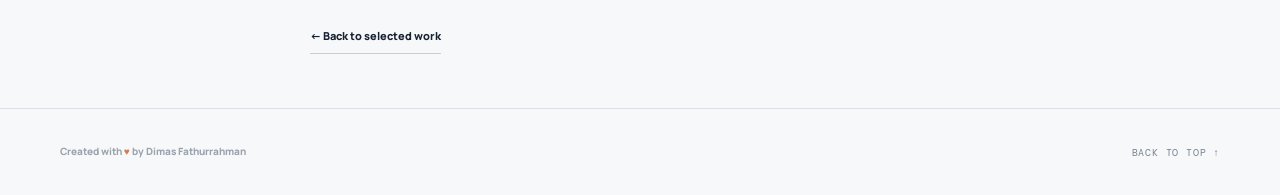
<file: projects/the-breeze-rejuvenation.html>
<!doctype html>
<html lang="en"><head><meta charset="utf-8"><meta name="viewport" content="width=device-width,initial-scale=1"><meta name="description" content="The Breeze Rejuvenation — interactive IFC model preview."><title>The Breeze Rejuvenation — Dimas Fathurrahman</title><link rel="preconnect" href="https://fonts.googleapis.com"><link rel="preconnect" href="https://fonts.gstatic.com" crossorigin><link href="https://fonts.googleapis.com/css2?family=DM+Mono:wght@400;500&family=Manrope:wght@400;500;600;700;800&display=swap" rel="stylesheet"><link rel="stylesheet" href="../style.css"><style>
.ifc-viewer-wrap{position:relative;background:#edf1f4;border:1px solid #dfe5ea;min-height:480px;overflow:hidden}.ifc-viewer{width:100%;height:480px;display:block}.viewer-toolbar{position:absolute;top:14px;left:14px;right:14px;z-index:3;display:flex;justify-content:space-between;gap:10px;pointer-events:none}.viewer-tag{background:rgba(247,248,250,.94);border:1px solid #dfe5ea;padding:9px 11px;font:9px 'DM Mono',monospace;color:#627184;letter-spacing:.05em}.viewer-message{position:absolute;inset:0;display:flex;align-items:center;justify-content:center;text-align:center;padding:30px;pointer-events:none}.viewer-message-inner{max-width:360px;background:rgba(247,248,250,.94);border:1px solid #dfe5ea;padding:24px}.viewer-message strong{display:block;font-size:15px;margin-bottom:8px}.viewer-message p{font-size:11px;color:#75818d;line-height:1.8;margin:0}.viewer-message.hidden{display:none}.viewer-controls{display:flex;flex-wrap:wrap;gap:8px;margin-top:12px}.viewer-controls button{border:1px solid #d4dce3;background:#f7f8fa;padding:10px 13px;font:10px 'DM Mono',monospace;cursor:pointer;color:#243140}.viewer-controls button:hover{background:#1a2533;color:#fff}.viewer-note{font-size:10px;color:#89939e;line-height:1.8;margin-top:12px}.detail-grid-breeze{display:block;padding-bottom:50px}.breeze-side-grid{display:grid;grid-template-columns:1fr 1fr;gap:38px}.breeze-side-grid h2{font-size:20px;margin:0 0 12px}.breeze-side-grid p,.breeze-side-grid li{font-size:12px;line-height:1.9;color:#727d89}.breeze-side-grid ul{padding-left:18px}.hero-mini-viewer{width:100%;height:100%;min-height:400px;border:0;display:block;background:#edf1f4}.hero-art:has(.hero-mini-viewer){padding:0;overflow:hidden}.hero-art:has(.hero-mini-viewer) .art-topline,.hero-art:has(.hero-mini-viewer) .art-bottomline{position:absolute;z-index:2;left:20px;right:20px;pointer-events:none}.hero-art:has(.hero-mini-viewer) .art-topline{top:16px}.hero-art:has(.hero-mini-viewer) .art-bottomline{bottom:16px}@media(max-width:800px){.ifc-viewer-wrap,.ifc-viewer{min-height:350px;height:350px}.breeze-side-grid{grid-template-columns:1fr;gap:18px}.hero-mini-viewer{min-height:330px}}
</style></head><body>
<header class="site-header"><nav class="nav wrap" aria-label="Main navigation"><a class="brand" href="../index.html"><span>Dimas Fathurrahman<span class="brand-dot">.</span></span></a><button class="menu-toggle" aria-label="Toggle navigation" aria-expanded="false"><span></span><span></span></button><div class="nav-links"><a href="../index.html#about">About</a><a href="../index.html#projects">Projects</a><a href="../index.html#contact">Contact</a></div></nav></header>
<main class="wrap"><section class="detail-hero"><p class="breadcrumb"><a href="../index.html">HOME</a> / <a href="../index.html#projects">PROJECTS</a> / THE BREEZE REJUVENATION</p><p class="detail-kicker">FEATURED PROJECT / IFC MODEL</p><h1>The Breeze Rejuvenation<span class="period">.</span></h1><p class="lead">Interactive 3D preview of the IFC model. Use the mouse to orbit, scroll to zoom, and right-drag to pan.</p><div class="detail-meta"><div><span>MODEL FORMAT</span><strong>IFC4</strong></div><div><span>AUTHORING SOFTWARE</span><strong>Tekla Structures Educational 2026</strong></div><div><span>VIEW MODE</span><strong>Interactive model preview</strong></div></div></section>
<section class="detail-grid detail-grid-breeze"><div class="ifc-viewer-wrap"><iframe src="model-preview.html" title="Interactive IFC model viewer" style="width:100%;height:480px;display:block;border:0" loading="eager"></iframe></div><p class="viewer-note">This page provides an on-screen model preview and has no download button. Note: any model file hosted publicly for a browser viewer may still be accessible through its network URL; this is not a security mechanism.</p></section>
<section class="detail-section"><div class="detail-section-grid"><div><p class="section-index">01 — PROJECT NOTES</p></div><div><h2>About this project</h2><p>This project features structural steel canopy modelling for The Breeze Rejuvenation project by Sinarmas, comprising two canopy structures identified as CC3 and CB9.</p><p>CC3 features an architecturally curved canopy design, while CB9 adopts a straight configuration with varying column elevations, creating a descending structural profile.</p><p>Both structures were modelled using Tekla Structures and subsequently realized in the field, representing the structural modelling work for the project's construction.</p></div></div></section>
<section class="detail-section"><div class="detail-section-grid"><div><p class="section-index">02 — MODEL CONTENT</p></div><div><h2>Technical details</h2><p>The structural model was developed in Tekla Structures Educational 2026 and exported in IFC4 format for 3D model visualization and coordination.</p><p>The model represents the structural arrangement of both canopy structures, including primary and secondary steel members, supporting columns, and connection-related components.</p><p>The interactive model preview provides an overview of the structural geometry, framing configuration, and overall arrangement of the canopy structures.</p><a class="back-projects" href="../index.html#projects">← Back to selected work</a></div></div></section></main>
<footer class="site-footer"><div class="wrap footer-inner"><p class="footer-credit">Created with <span class="heart" aria-label="love">♥</span> by Dimas Fathurrahman</p><a href="#" class="back-top">BACK TO TOP ↑</a></div></footer><script src="../script.js"></script>
</body></html>
</file>
<file: style.css>
:root{--paper:#f7f8fa;--white:#fff;--ink:#182331;--muted:#6c7785;--line:#dce2e8;--blue:#334c66;--orange:#d27c51;--mono:'DM Mono',monospace;--sans:'Manrope',sans-serif}*{box-sizing:border-box}html{scroll-behavior:smooth;scroll-padding-top:90px}body{margin:0;background:var(--paper);color:var(--ink);font-family:var(--sans);font-size:14px;line-height:1.75;-webkit-font-smoothing:antialiased}a{color:inherit;text-decoration:none}button{font:inherit}.wrap{width:min(1160px,calc(100% - 64px));margin-inline:auto}.site-header{position:sticky;top:0;z-index:20;background:rgba(247,248,250,.92);backdrop-filter:blur(16px);border-bottom:1px solid rgba(220,226,232,.8)}.nav{height:78px;display:flex;align-items:center;justify-content:space-between}.brand{display:inline-flex;align-items:center;gap:11px;font-size:16px;font-weight:800;letter-spacing:-.04em}.brand-mark{width:34px;height:34px;display:grid;place-items:center;background:var(--ink);color:white;font:500 11px var(--mono);letter-spacing:-.06em}.brand-dot,.period{color:var(--orange)}.nav-links{display:flex;align-items:center;gap:36px;color:#536070;font-size:12px;font-weight:700}.nav-links a:not(.nav-cv):hover,.text-link:hover{color:var(--orange)}.nav-cv{padding:10px 14px;border:1px solid var(--line);color:var(--ink)}.nav-cv span{padding-left:10px}.menu-toggle{display:none;background:none;border:0}.hero{min-height:580px;display:grid;grid-template-columns:1.02fr .98fr;gap:64px;align-items:center;padding-block:76px 72px}.eyebrow,.section-index,.project-type,.contact-label,.art-topline,.art-bottomline,.visual-meta,.visual-footer,.carousel-hint,.project-disclaimer>span,.back-top{font:10px var(--mono);letter-spacing:.08em;color:var(--muted)}.eyebrow{display:flex;align-items:center;gap:10px;margin:0 0 28px}.status-dot{width:7px;height:7px;background:#799783;border-radius:50%;box-shadow:0 0 0 4px #e6eee8}.eyebrow-line{height:1px;width:26px;background:var(--line);margin-left:4px}.hero h1{font-size:clamp(38px,4.3vw,60px);line-height:1.13;letter-spacing:-.065em;margin:0 0 24px;font-weight:700}.hero h1 span,.about-heading h2 span{color:#83909d;font-weight:500}.hero-lead{font-size:15px;line-height:1.95;color:#66717e;max-width:500px;margin:0}.hero-lead strong{color:var(--ink);font-weight:800}.hero-actions{display:flex;align-items:center;gap:25px;margin-top:32px}.button{display:inline-flex;align-items:center;gap:25px;padding:14px 18px;font-size:11px;font-weight:800}.button-dark{background:var(--ink);color:white}.button-dark:hover{background:var(--blue)}.button span{font-size:16px}.text-link{font-size:11px;font-weight:800}.text-link span{padding-left:8px}.hero-note{display:flex;align-items:center;gap:12px;color:#8a939e;font-size:10px;margin-top:52px}.note-rule{width:34px;height:1px;background:#b9c2cb}.hero-art{position:relative;padding:14px 20px 12px;background:#f0f3f6;border:1px solid #e3e8ed;min-height:400px;display:flex;flex-direction:column;justify-content:space-between}.art-topline,.art-bottomline{display:flex;justify-content:space-between;font-size:9px}.hero-drawing{width:100%;max-height:355px}.art-stamp{position:absolute;right:24px;top:80px;width:65px;height:65px;border:1px solid #d6dfe7;background:rgba(255,255,255,.7);display:flex;flex-direction:column;justify-content:center;align-items:center;color:#728195;font:9px var(--mono);line-height:1.5}.art-stamp strong{font-size:19px;color:var(--orange);font-weight:400}.intro-strip{background:#eaf0f4;border-block:1px solid #e0e7ed}.strip-inner{min-height:72px;display:flex;align-items:center;gap:30px}.strip-inner>span:first-child{font:10px var(--mono);color:var(--orange)}.strip-inner p{font-size:12px;font-weight:700;color:#536779;margin:0}.strip-end{margin-left:auto;font:9px var(--mono);letter-spacing:.06em;color:#82909e}.section{display:grid;grid-template-columns:180px 1fr;gap:70px;padding-block:112px}.section-aside{padding-top:8px}.section-index{margin:0;color:#89939e}.aside-line{display:block;width:35px;height:1px;background:var(--orange);margin:26px 0 20px}.aside-caption{font-size:12px;color:#8a939e;line-height:1.7}.about-heading{display:flex;align-items:flex-start;justify-content:space-between;gap:20px}.about-heading h2,.section-head h2,.contact-left h2{font-size:clamp(30px,3.2vw,43px);line-height:1.22;letter-spacing:-.06em;margin:0;font-weight:700}.download-link{display:flex;align-items:center;gap:9px;font-size:10px;font-weight:800;border-bottom:1px solid #bfc8d1;padding:8px 0;white-space:nowrap}.download-icon{width:24px;height:24px;display:grid;place-items:center;border:1px solid var(--line);font-size:14px}.download-link small{font:9px var(--mono);color:#8a939e}.about-columns{display:grid;grid-template-columns:1fr 1fr;gap:32px;margin-top:28px}.about-columns p{font-size:12px;color:#6d7885;line-height:2;margin:0}.skills-row{display:grid;grid-template-columns:repeat(3,1fr);gap:16px;margin-top:42px;padding-top:23px;border-top:1px solid var(--line)}.skills-row>div{display:flex;flex-direction:column;align-items:flex-start}.skill-num{font:10px var(--mono);color:var(--orange);margin-bottom:11px}.skills-row strong{font-size:12px}.skills-row small{font-size:10px;color:#8a939e;line-height:1.7;margin-top:6px}.projects-section{background:#eef1f4;border-block:1px solid #e3e7eb;padding-block:90px 82px}.section-head{display:flex;justify-content:space-between;align-items:flex-end;margin-bottom:32px}.section-head h2{margin-top:12px}.carousel-caption{display:flex;align-items:flex-start;gap:18px}.carousel-count{font:11px var(--mono);padding-top:4px;color:#89939e}.carousel-count b{color:var(--orange);font-weight:400}.carousel-caption p{font-size:10px;color:#89939e;line-height:1.7;margin:0}.project-carousel{position:relative}.project-track{position:relative;min-height:425px}.project-slide{position:absolute;inset:0;opacity:0;visibility:hidden;transform:translateY(8px);transition:opacity .45s ease,transform .45s ease,visibility .45s;pointer-events:none}.project-slide.is-active{position:relative;opacity:1;visibility:visible;transform:translateY(0);pointer-events:auto}.project-card{display:block;background:var(--white);border:1px solid #e1e6eb;transition:box-shadow .25s,transform .25s}.project-card:hover{box-shadow:0 18px 40px rgba(24,35,49,.07);transform:translateY(-2px)}.project-visual{position:relative;overflow:hidden;height:310px;background:#e8edf2;padding:20px 26px 14px;display:flex;flex-direction:column;justify-content:space-between}.visual-canopy{background:#e8edf2}.visual-fence{background:#e9eee9}.visual-railing{background:#eceaf0}.visual-meta,.visual-footer{display:flex;justify-content:space-between;position:relative;z-index:1;font-size:9px}.project-visual svg{position:absolute;width:100%;height:100%;inset:0;padding:25px 5%;}.visual-fence svg{stroke:#526c65}.visual-railing svg{stroke:#5e5a77}.visual-footer{align-items:flex-end}.visual-footer span:last-child{font-size:19px;color:var(--orange)}.project-card-copy{padding:22px 26px;display:flex;align-items:center;justify-content:space-between;gap:20px}.project-type{margin:0 0 6px;color:#a0a9b2;font-size:9px}.project-card-copy h3{font-size:19px;letter-spacing:-.04em;margin:0 0 5px}.project-card-copy p:last-child{font-size:11px;color:#7b8591;margin:0}.round-arrow{width:38px;height:38px;flex:0 0 auto;display:grid;place-items:center;border:1px solid var(--line);font-size:17px}.project-card:hover .round-arrow{background:var(--ink);color:white}.carousel-controls{display:flex;align-items:center;gap:22px;margin-top:22px}.carousel-dots{display:flex;gap:8px}.carousel-dot{width:22px;height:3px;border:0;background:#cbd2d9;padding:0;cursor:pointer}.carousel-dot.is-active{background:var(--orange);width:36px}.carousel-buttons{display:flex;gap:7px}.carousel-arrow{width:32px;height:32px;border:1px solid #d3dbe2;background:transparent;color:var(--ink);cursor:pointer}.carousel-arrow:hover{background:var(--ink);color:white}.carousel-hint{margin-left:auto;font-size:9px}.project-disclaimer{margin:24px 0 0;color:#89939e;font-size:10px;display:flex;gap:12px;align-items:flex-start}.project-disclaimer>span{color:var(--orange);flex:0 0 auto}.contact-section{display:grid;grid-template-columns:1fr .8fr;gap:90px;padding-block:104px}.contact-left h2{font-size:clamp(38px,4vw,53px);margin:24px 0 20px}.contact-left>p:last-child{font-size:12px;color:#7a8591;max-width:360px}.contact-right{padding-top:10px}.contact-label{display:block;margin-bottom:12px}.contact-email{display:flex;justify-content:space-between;align-items:center;font-size:24px;font-weight:700;letter-spacing:-.05em;padding-bottom:15px;border-bottom:1px solid #bfc8d1}.contact-email span{color:var(--orange)}.contact-note{font-size:9px;color:#a0a9b2;margin:9px 0 20px}.social-link{display:flex;justify-content:space-between;padding:11px 0;border-bottom:1px solid var(--line);font-size:11px;font-weight:700}.social-link span{color:#9ba4ad}.site-footer{border-top:1px solid var(--line)}.footer-inner{min-height:86px;display:flex;align-items:center;gap:26px}.footer-brand{font-size:13px}.footer-brand .brand-mark{width:28px;height:28px;font-size:9px}.footer-inner p{font-size:10px;color:#9ba4ad;margin:0}.back-top{margin-left:auto;color:#768391}.copyright{font:9px var(--mono);color:#9ba4ad}.menu-toggle span{display:block;width:21px;height:1px;background:var(--ink);margin:6px}
/* Project detail pages */
.detail-hero{padding:76px 0 48px}.breadcrumb{font:10px var(--mono);color:#89939e;margin-bottom:34px}.breadcrumb a:hover{color:var(--orange)}.detail-kicker{font:10px var(--mono);letter-spacing:.08em;color:var(--orange);margin:0 0 16px}.detail-hero h1{font-size:clamp(38px,5vw,62px);line-height:1.1;letter-spacing:-.065em;margin:0;max-width:800px}.detail-hero .lead{font-size:14px;color:#74808c;max-width:660px;line-height:1.9;margin:24px 0 0}.detail-meta{display:flex;gap:34px;flex-wrap:wrap;padding-top:28px;margin-top:32px;border-top:1px solid var(--line)}.detail-meta div{display:flex;flex-direction:column;gap:4px}.detail-meta span{font:9px var(--mono);color:#9aa3ac}.detail-meta strong{font-size:11px}.detail-grid{display:grid;grid-template-columns:1.35fr .65fr;gap:36px;padding-bottom:86px}.model-panel{background:#edf1f4;border:1px solid #dfe5ea;min-height:380px;position:relative;display:flex;flex-direction:column;align-items:center;justify-content:center;overflow:hidden;padding:25px}.model-panel svg{width:100%;max-height:350px}.model-panel .panel-tag{position:absolute;top:18px;left:20px;font:9px var(--mono);letter-spacing:.06em;color:#7c8996}.model-panel .panel-note{font-size:10px;color:#89939e;text-align:center;margin:12px 0 0}.detail-side{padding:10px 0}.detail-side h2,.detail-section h2{font-size:21px;letter-spacing:-.04em;margin:0 0 14px}.detail-side p,.detail-section p,.detail-section li{font-size:12px;color:#727d89;line-height:1.9}.detail-side p{margin:0 0 22px}.detail-side .scope-list{list-style:none;padding:0;margin:0}.scope-list li{border-top:1px solid var(--line);padding:10px 0;font-size:11px;color:#586575}.scope-list li:before{content:'↳';color:var(--orange);margin-right:10px}.detail-section{padding:54px 0;border-top:1px solid var(--line)}.detail-section-grid{display:grid;grid-template-columns:180px 1fr;gap:70px}.detail-section .section-index{margin-bottom:15px}.file-list{display:grid;grid-template-columns:repeat(2,minmax(0,1fr));gap:12px;margin-top:22px}.file-item{padding:18px;border:1px solid var(--line);background:rgba(255,255,255,.55);display:flex;gap:13px;align-items:flex-start}.file-icon{width:34px;height:34px;display:grid;place-items:center;border:1px solid var(--line);font:10px var(--mono);color:var(--orange);flex:0 0 auto}.file-item strong{display:block;font-size:11px}.file-item p{margin:3px 0 0;font-size:10px}.file-status{display:inline-block;font:9px var(--mono);color:#a0785f;margin-top:7px}.back-projects{display:inline-flex;gap:12px;align-items:center;margin-top:30px;font-size:11px;font-weight:800;border-bottom:1px solid #c7cfd6;padding-bottom:8px}.detail-footnote{font-size:10px;color:#9aa3ac;margin-top:20px}
@media(max-width:800px){.wrap{width:min(100% - 36px,620px)}.nav{height:68px}.menu-toggle{display:block;cursor:pointer}.nav-links{display:none;position:absolute;top:68px;left:0;right:0;background:var(--paper);border-bottom:1px solid var(--line);padding:18px 24px 24px;flex-direction:column;align-items:stretch;gap:18px}.nav-links.is-open{display:flex}.nav-cv{text-align:center}.hero{grid-template-columns:1fr;gap:38px;padding-block:58px 54px}.hero h1{font-size:clamp(38px,9vw,54px)}.hero-art{min-height:330px}.hero-drawing{max-height:290px}.art-stamp{top:62px}.strip-inner{gap:15px;min-height:76px}.strip-inner p{font-size:10px}.strip-end{display:none}.section{grid-template-columns:1fr;gap:24px;padding-block:72px}.section-aside{display:flex;align-items:center;gap:15px}.aside-line{margin:0;width:25px}.aside-caption{display:none}.about-heading{flex-direction:column}.about-columns{grid-template-columns:1fr;gap:15px}.skills-row{grid-template-columns:1fr;gap:20px}.skills-row>div{display:grid;grid-template-columns:30px 1fr;align-items:start}.skill-num{grid-row:span 2;margin:2px 0}.skills-row small{margin-top:2px}.projects-section{padding-block:65px 58px}.section-head{align-items:flex-start;gap:20px}.section-head h2{font-size:32px}.carousel-caption{gap:10px}.carousel-caption p{display:none}.project-track{min-height:385px}.project-visual{height:260px}.project-card-copy{padding:18px}.project-card-copy h3{font-size:17px}.project-card-copy p:last-child{max-width:260px}.carousel-controls{gap:13px;flex-wrap:wrap}.carousel-hint{width:100%;margin-left:0;order:4}.contact-section{grid-template-columns:1fr;gap:30px;padding-block:70px}.contact-email{font-size:22px}.footer-inner{padding-block:20px;flex-wrap:wrap;gap:12px 18px}.footer-inner p{flex:1}.back-top{margin-left:0}.copyright{width:100%}.detail-hero{padding:50px 0 36px}.detail-grid{grid-template-columns:1fr;gap:25px;padding-bottom:55px}.model-panel{min-height:300px}.detail-section-grid{grid-template-columns:1fr;gap:18px}.file-list{grid-template-columns:1fr}}
@media(max-width:430px){.eyebrow{font-size:8px;gap:7px}.hero-actions{gap:15px;flex-wrap:wrap}.button{gap:12px}.hero-note{margin-top:35px}.section-head{display:block}.carousel-caption{margin-top:14px}.project-track{min-height:360px}.project-visual{height:230px}.project-card-copy{align-items:flex-start}.project-card-copy p:last-child{font-size:10px}.round-arrow{width:32px;height:32px}.carousel-controls{margin-top:16px}.art-stamp{width:50px;height:50px;right:15px}.detail-meta{gap:18px}.detail-hero h1{font-size:38px}}
@media(prefers-reduced-motion:reduce){html{scroll-behavior:auto}*,*:before,*:after{animation-duration:.01ms!important;animation-iteration-count:1!important;transition-duration:.01ms!important}}
.visual-gate{background:#ece9e4}
/* ---- Hero: foto di kiri, teks di kanan ---- */
.hero{grid-template-columns:.78fr 1.22fr;gap:clamp(40px,6vw,88px);align-items:center}
.hero-photo{position:relative;margin:0;background:#f0f3f6;border:1px solid #e3e8ed;padding:14px;display:flex;flex-direction:column;gap:12px}
.hero-photo picture{display:block;overflow:hidden;background:#dfe4e9}
.hero-photo img{display:block;width:100%;height:auto;aspect-ratio:4/5;object-fit:cover;object-position:60% 15%}
.photo-topline,.photo-bottomline{display:flex;justify-content:space-between;gap:12px;font-family:var(--mono);font-size:9px;letter-spacing:.06em;color:#7b8794}
.hero-copy{max-width:640px}
@media(max-width:800px){
  .hero{grid-template-columns:1fr;gap:34px}
  .hero-photo{max-width:380px}
  .hero-photo img{aspect-ratio:1/1;object-position:50% 20%}
}
/* ---- Hero foto: sejajar tinggi dengan blok teks, sudut tegas ---- */
.hero{align-items:stretch}
.hero-photo{margin:0;padding:0;background:none;border:0;display:block;min-height:340px;align-self:stretch}
.hero-photo picture{display:block;height:100%;background:#dfe4e9}
.hero-photo img{display:block;width:100%;height:100%;aspect-ratio:auto;object-fit:cover;object-position:58% 18%}
.hero-copy{align-self:center}
@media(max-width:800px){
  .hero{align-items:start}
  .hero-photo{min-height:0;aspect-ratio:1/1;max-width:380px}
}

/* ---- Contact form ---- */
.contact-email{border-bottom:1px solid #bfc8d1;margin-bottom:26px}
.contact-form{display:grid;gap:18px}
.field{display:grid;gap:8px}
.field label{font:10px var(--mono);letter-spacing:.08em;color:var(--muted)}
.field input,.field textarea{width:100%;font:500 14px var(--sans);color:var(--ink);background:var(--white);border:1px solid var(--line);border-radius:0;padding:13px 14px;outline:none;transition:border-color .2s,box-shadow .2s}
.field textarea{resize:vertical;min-height:130px;line-height:1.6}
.field input:focus,.field textarea:focus{border-color:var(--blue);box-shadow:0 0 0 3px rgba(51,76,102,.12)}
.field .is-invalid{border-color:#c0563a}
.hp-field{position:absolute;left:-9999px;width:1px;height:1px;opacity:0}
.form-actions{display:flex;align-items:center;gap:18px;flex-wrap:wrap;margin-top:4px}
.form-actions .button{cursor:pointer;border:0;font-family:var(--sans)}
.form-actions .button[disabled]{opacity:.6;cursor:wait}
.form-status{font-size:12px;margin:0;color:var(--muted)}
.form-status.is-ok{color:#3e7a55}
.form-status.is-error{color:#c0563a}
.contact-social{display:flex;gap:26px;margin-top:34px;padding-top:18px;border-top:1px solid var(--line);font-size:12px;font-weight:700}
.contact-social span{color:var(--orange)}
.heart{color:var(--orange)}

/* ---- Hero: napas lebih lega (desktop) ---- */
@media(min-width:801px){
  .hero{padding-block:120px 128px;gap:clamp(64px,8.5vw,128px)}
}

/* ---- Hero polish: warna foto, aksen oranye, catatan bawah, band profil ---- */
.hero-photo{position:relative;isolation:isolate}
.hero-photo picture{position:relative}
.hero-photo img{filter:saturate(.82) contrast(1.02) brightness(1.08)}
.hero-photo picture::after{content:"";position:absolute;inset:0;background:#4b6582;mix-blend-mode:soft-light;opacity:.32;pointer-events:none}
.hero-note{font-size:12px;color:#5f6b78}
.note-rule{background:#9aa6b2}
@media(min-width:801px){.strip-inner{min-height:54px}}

/* ---- Project thumbnails: Tekla model screenshots ---- */
.project-visual.has-photo{background:#fff}
.project-visual.has-photo .visual-img{display:block;flex:1 1 0;min-height:0;width:100%;height:100%;object-fit:contain}
@media(max-width:800px){
  .project-visual{height:210px}
  .project-visual.has-photo{padding-inline:14px}
  .project-track{min-height:330px}
}
@media(max-width:430px){
  .project-visual{height:180px}
  .project-track{min-height:305px}
}

/* ---- Footer: kredit rata kiri, tebal ---- */
.footer-inner .footer-credit{font-weight:800}

/* ---- Status tag "ongoing" ---- */
.visual-meta .tag-ongoing{color:var(--orange);font-weight:500}
</file>
